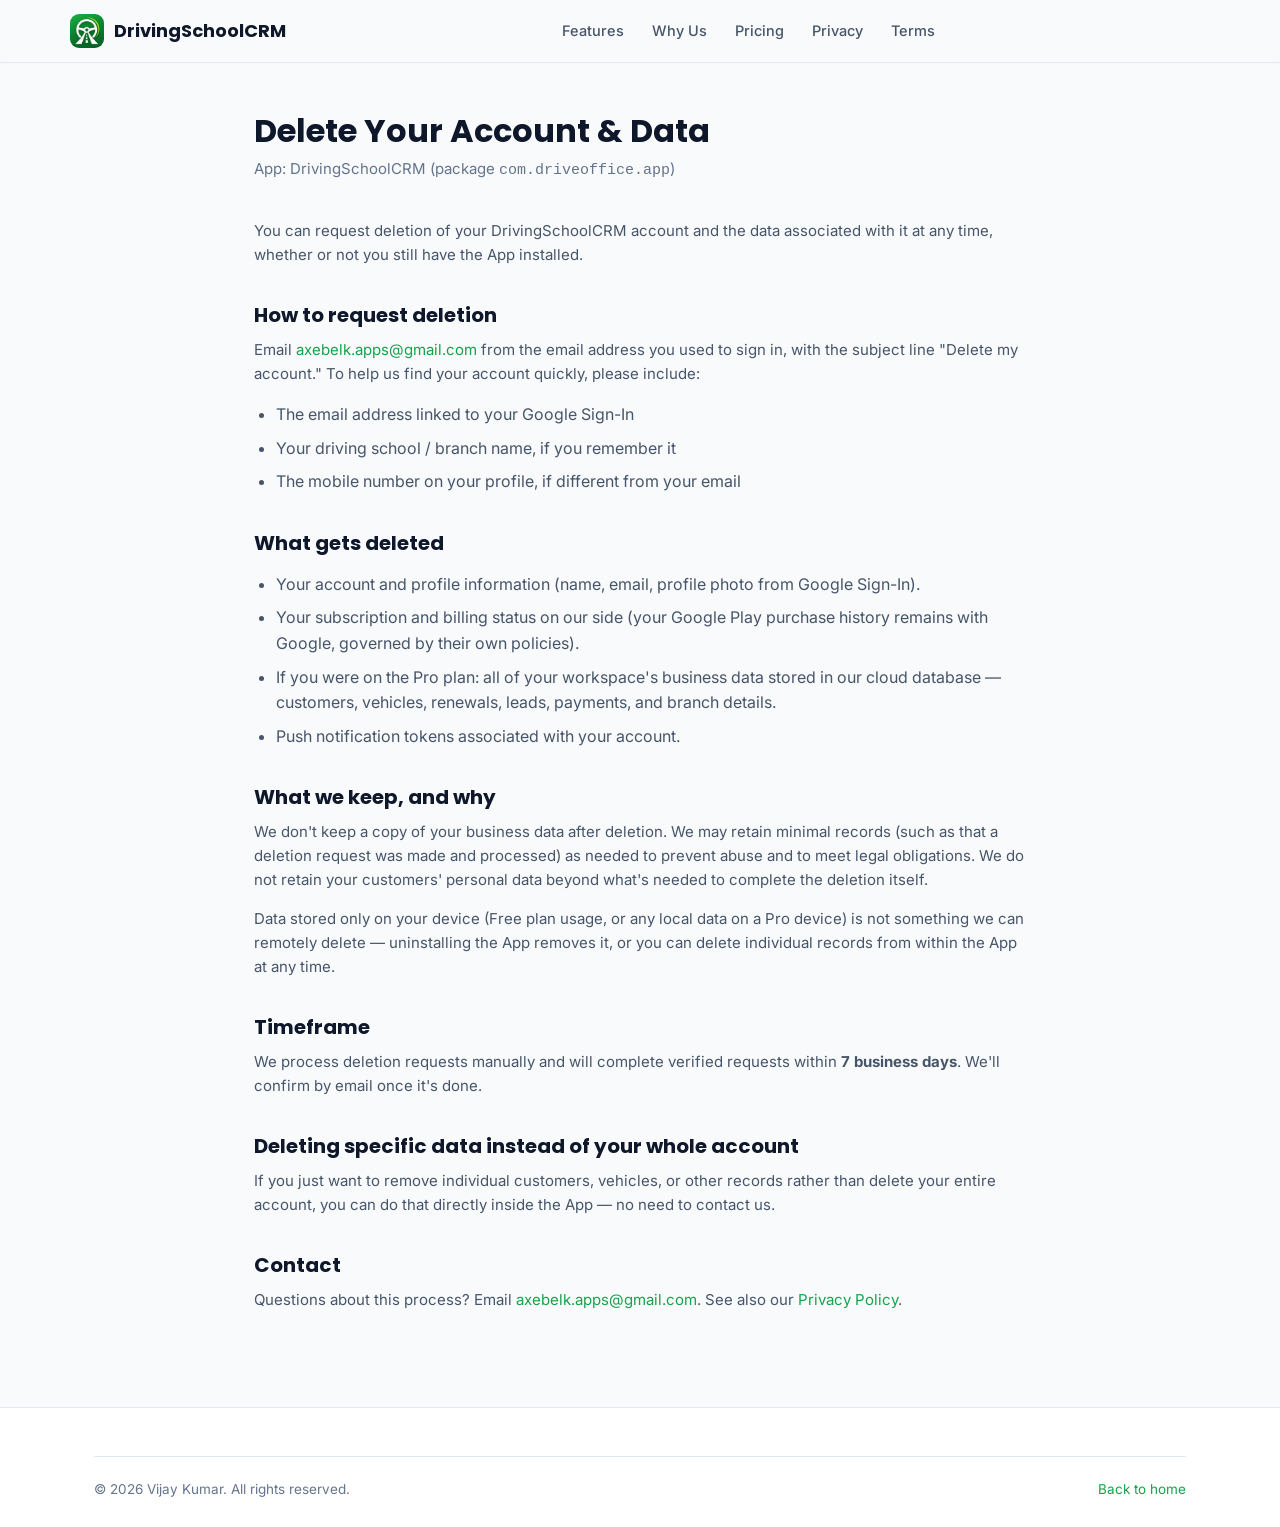
<file: delete-account.html>
<!doctype html>
<html lang="en">
<head>
<!-- Google tag (gtag.js) -->
<script async src="https://www.googletagmanager.com/gtag/js?id=G-6E0V2QKHQQ"></script>
<script>
  window.dataLayer = window.dataLayer || [];
  function gtag(){dataLayer.push(arguments);}
  gtag('js', new Date());

  gtag('config', 'G-6E0V2QKHQQ');
</script>
<meta charset="UTF-8">
<meta name="viewport" content="width=device-width, initial-scale=1.0">
<title>Delete Your Account & Data | DrivingSchoolCRM</title>
<meta name="description" content="How to request deletion of your DrivingSchoolCRM account and associated data.">
<link rel="canonical" href="https://drivingschoolcrm.site/delete-account.html">
<meta name="robots" content="index, follow">
<meta name="theme-color" content="#0F172A">
<link rel="icon" type="image/png" sizes="32x32" href="/assets/favicon-32.png">
<link rel="apple-touch-icon" href="/assets/apple-touch-icon.png">
<link rel="stylesheet" href="/css/style.css">
<link rel="preconnect" href="https://fonts.googleapis.com">
<link rel="preconnect" href="https://fonts.gstatic.com" crossorigin>
<link href="https://fonts.googleapis.com/css2?family=Inter:wght@400;500;600;700&family=Poppins:wght@600;700&display=swap" rel="stylesheet">
</head>
<body>

<header class="site-header">
  <div class="container nav">
    <a href="/" class="brand">
      <img src="/assets/icon-192.png" alt="DrivingSchoolCRM logo" width="34" height="34">
      DrivingSchoolCRM
    </a>
    <nav class="nav-links" aria-label="Primary">
      <a href="/#features">Features</a>
      <a href="/#why">Why Us</a>
      <a href="/#pricing">Pricing</a>
      <a href="/privacy-policy.html">Privacy</a>
      <a href="/terms.html">Terms</a>
    </nav>
    <div class="nav-cta">
      <button class="menu-toggle" aria-label="Toggle menu" aria-expanded="false">☰</button>
    </div>
  </div>
</header>

<main class="legal-page">
  <div class="container">
    <h1>Delete Your Account &amp; Data</h1>
    <p class="legal-meta">App: DrivingSchoolCRM (package <code>com.driveoffice.app</code>)</p>

    <p>
      You can request deletion of your DrivingSchoolCRM account and the data associated with it at any
      time, whether or not you still have the App installed.
    </p>

    <h2 id="how">How to request deletion</h2>
    <p>
      Email <a href="mailto:axebelk.apps@gmail.com">axebelk.apps@gmail.com</a> from the email address
      you used to sign in, with the subject line "Delete my account." To help us find your account
      quickly, please include:
    </p>
    <ul>
      <li>The email address linked to your Google Sign-In</li>
      <li>Your driving school / branch name, if you remember it</li>
      <li>The mobile number on your profile, if different from your email</li>
    </ul>

    <h2 id="what-gets-deleted">What gets deleted</h2>
    <ul>
      <li>Your account and profile information (name, email, profile photo from Google Sign-In).</li>
      <li>Your subscription and billing status on our side (your Google Play purchase history remains with Google, governed by their own policies).</li>
      <li>If you were on the Pro plan: all of your workspace's business data stored in our cloud database — customers, vehicles, renewals, leads, payments, and branch details.</li>
      <li>Push notification tokens associated with your account.</li>
    </ul>

    <h2 id="what-stays">What we keep, and why</h2>
    <p>
      We don't keep a copy of your business data after deletion. We may retain minimal records (such as
      that a deletion request was made and processed) as needed to prevent abuse and to meet legal
      obligations. We do not retain your customers' personal data beyond what's needed to complete the
      deletion itself.
    </p>
    <p>
      Data stored only on your device (Free plan usage, or any local data on a Pro device) is not
      something we can remotely delete — uninstalling the App removes it, or you can delete individual
      records from within the App at any time.
    </p>

    <h2 id="timeframe">Timeframe</h2>
    <p>
      We process deletion requests manually and will complete verified requests within
      <strong>7 business days</strong>. We'll confirm by email once it's done.
    </p>

    <h2 id="partial">Deleting specific data instead of your whole account</h2>
    <p>
      If you just want to remove individual customers, vehicles, or other records rather than delete
      your entire account, you can do that directly inside the App — no need to contact us.
    </p>

    <h2 id="contact">Contact</h2>
    <p>
      Questions about this process? Email <a href="mailto:axebelk.apps@gmail.com">axebelk.apps@gmail.com</a>.
      See also our <a href="/privacy-policy.html">Privacy Policy</a>.
    </p>
  </div>
</main>

<footer class="site-footer">
  <div class="container">
    <div class="footer-bottom">
      <span>© <span id="year"></span> Vijay Kumar. All rights reserved.</span>
      <span><a href="/">Back to home</a></span>
    </div>
  </div>
</footer>

<script>document.getElementById('year').textContent = new Date().getFullYear();</script>
<script src="/js/main.js"></script>
</body>
</html>
</file>
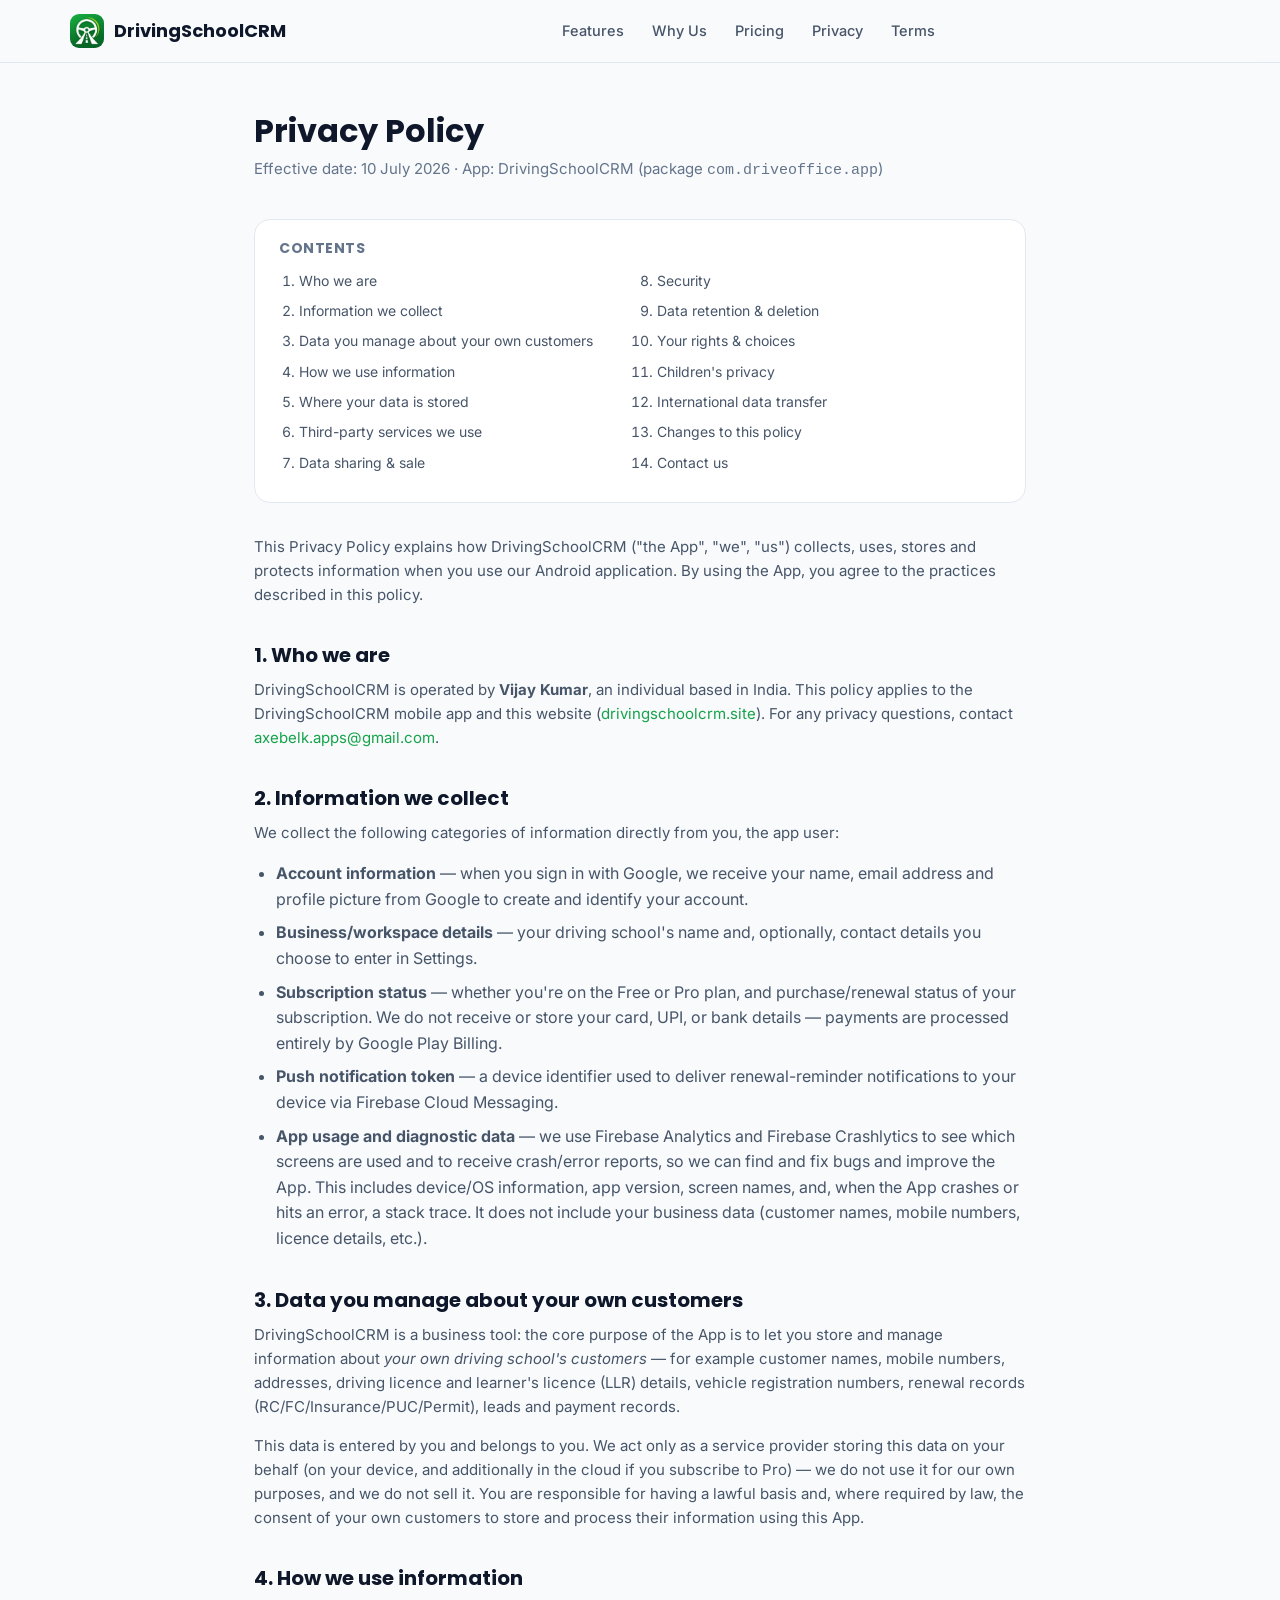
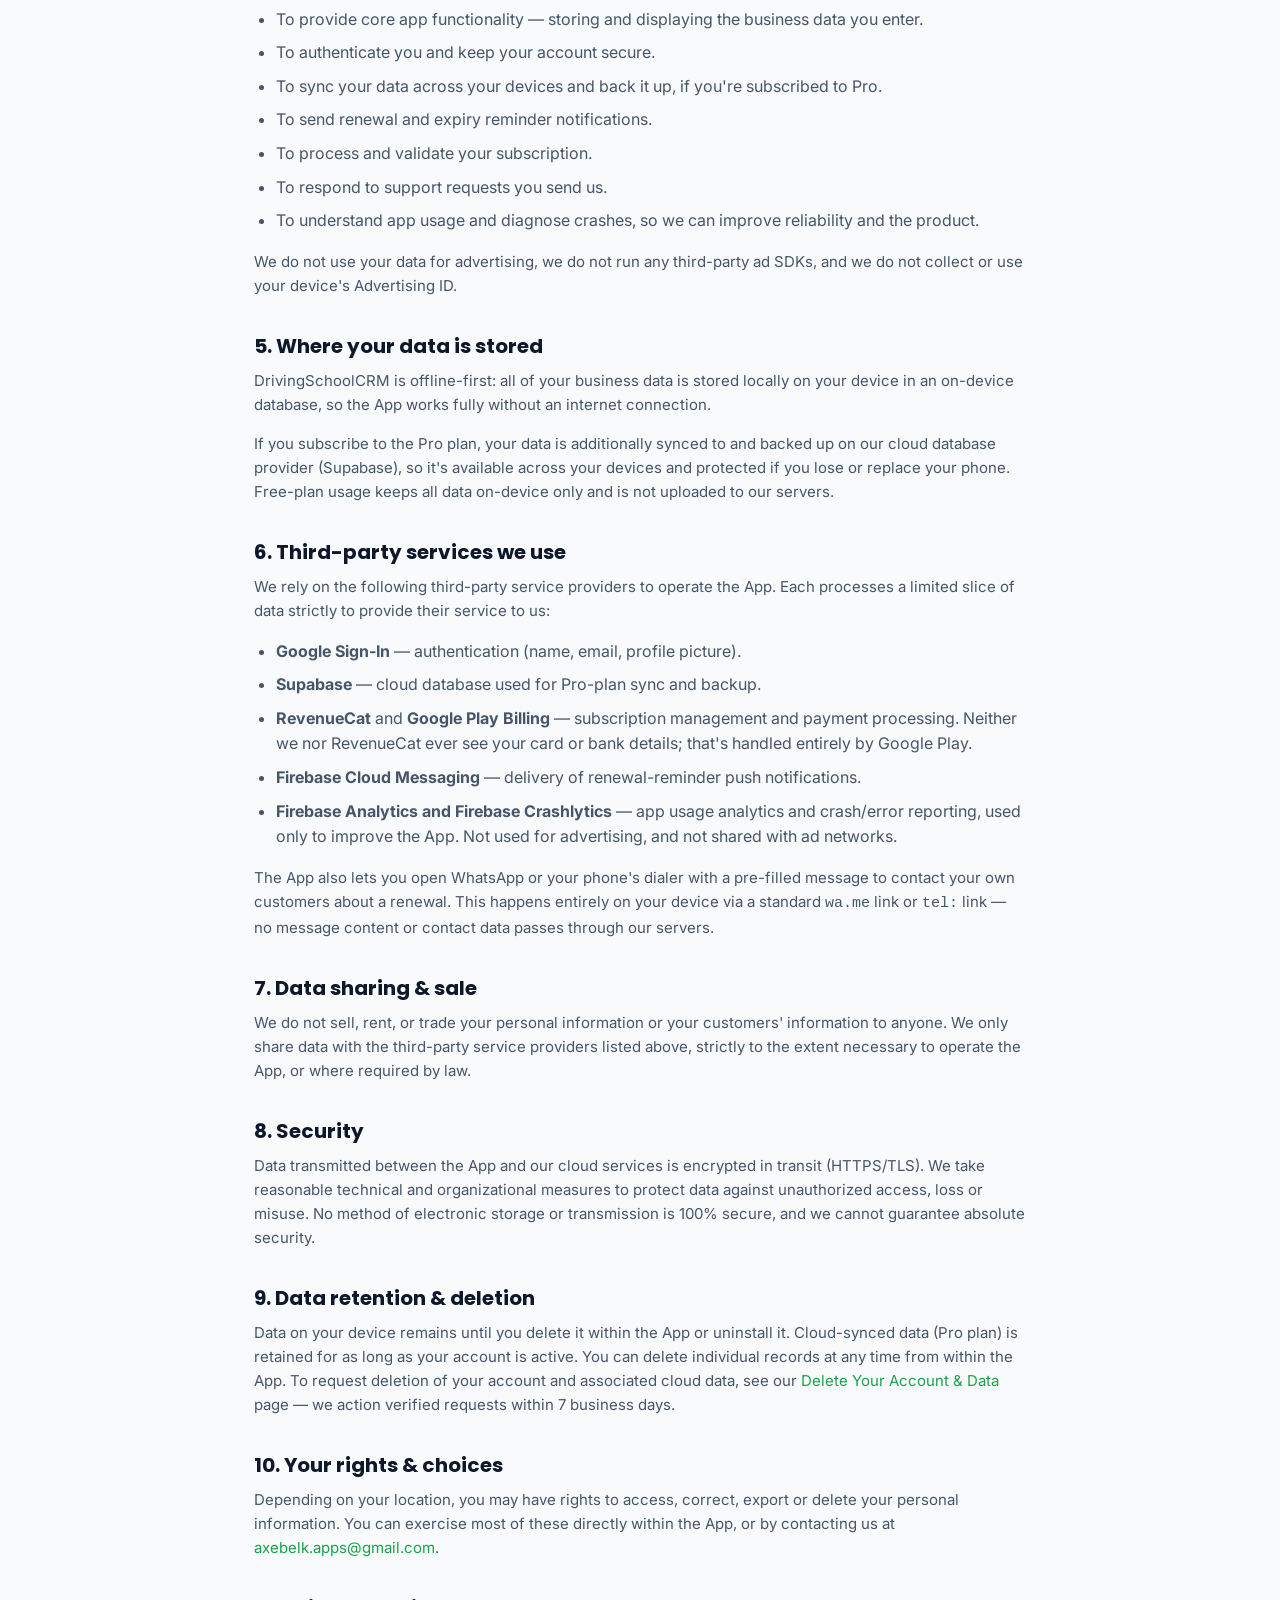
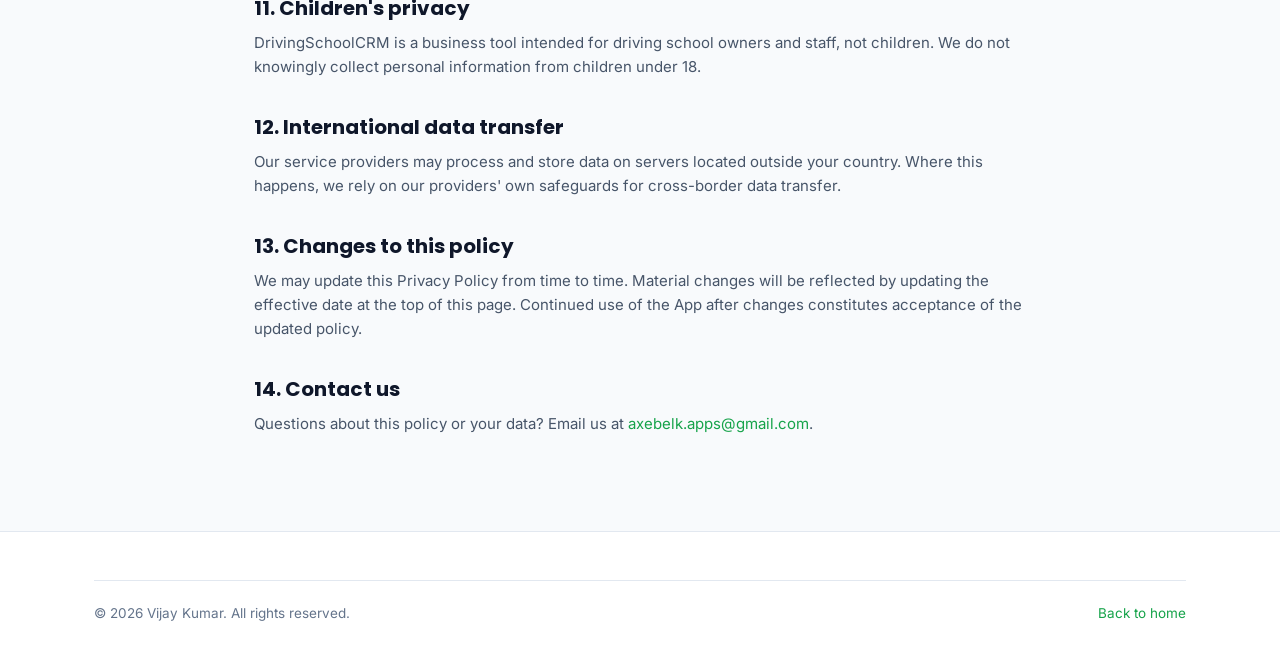
<file: privacy-policy.html>
<!doctype html>
<html lang="en">
<head>
<!-- Google tag (gtag.js) -->
<script async src="https://www.googletagmanager.com/gtag/js?id=G-6E0V2QKHQQ"></script>
<script>
  window.dataLayer = window.dataLayer || [];
  function gtag(){dataLayer.push(arguments);}
  gtag('js', new Date());

  gtag('config', 'G-6E0V2QKHQQ');
</script>
<meta charset="UTF-8">
<meta name="viewport" content="width=device-width, initial-scale=1.0">
<title>Privacy Policy | DrivingSchoolCRM</title>
<meta name="description" content="Privacy Policy for DrivingSchoolCRM — how we collect, use, store and protect your data and the data you manage about your driving school's customers.">
<link rel="canonical" href="https://drivingschoolcrm.site/privacy-policy.html">
<meta name="robots" content="index, follow">
<meta name="theme-color" content="#0F172A">
<link rel="icon" type="image/png" sizes="32x32" href="/assets/favicon-32.png">
<link rel="apple-touch-icon" href="/assets/apple-touch-icon.png">
<link rel="stylesheet" href="/css/style.css">
<link rel="preconnect" href="https://fonts.googleapis.com">
<link rel="preconnect" href="https://fonts.gstatic.com" crossorigin>
<link href="https://fonts.googleapis.com/css2?family=Inter:wght@400;500;600;700&family=Poppins:wght@600;700&display=swap" rel="stylesheet">
</head>
<body>

<header class="site-header">
  <div class="container nav">
    <a href="/" class="brand">
      <img src="/assets/icon-192.png" alt="DrivingSchoolCRM logo" width="34" height="34">
      DrivingSchoolCRM
    </a>
    <nav class="nav-links" aria-label="Primary">
      <a href="/#features">Features</a>
      <a href="/#why">Why Us</a>
      <a href="/#pricing">Pricing</a>
      <a href="/privacy-policy.html">Privacy</a>
      <a href="/terms.html">Terms</a>
    </nav>
    <div class="nav-cta">
      <button class="menu-toggle" aria-label="Toggle menu" aria-expanded="false">☰</button>
    </div>
  </div>
</header>

<main class="legal-page">
  <div class="container">
    <h1>Privacy Policy</h1>
    <p class="legal-meta">Effective date: 10 July 2026 · App: DrivingSchoolCRM (package <code>com.driveoffice.app</code>)</p>

    <div class="legal-toc">
      <h2>Contents</h2>
      <ol>
        <li><a href="#who-we-are">Who we are</a></li>
        <li><a href="#info-we-collect">Information we collect</a></li>
        <li><a href="#customer-data">Data you manage about your own customers</a></li>
        <li><a href="#how-we-use">How we use information</a></li>
        <li><a href="#storage">Where your data is stored</a></li>
        <li><a href="#third-parties">Third-party services we use</a></li>
        <li><a href="#sharing">Data sharing &amp; sale</a></li>
        <li><a href="#security">Security</a></li>
        <li><a href="#retention">Data retention &amp; deletion</a></li>
        <li><a href="#your-rights">Your rights &amp; choices</a></li>
        <li><a href="#children">Children's privacy</a></li>
        <li><a href="#international">International data transfer</a></li>
        <li><a href="#changes">Changes to this policy</a></li>
        <li><a href="#contact">Contact us</a></li>
      </ol>
    </div>

    <p>
      This Privacy Policy explains how DrivingSchoolCRM ("the App", "we", "us") collects, uses, stores and
      protects information when you use our Android application. By using the App, you agree to the
      practices described in this policy.
    </p>

    <h2 id="who-we-are">1. Who we are</h2>
    <p>
      DrivingSchoolCRM is operated by <strong>Vijay Kumar</strong>, an individual based in India. This
      policy applies to the DrivingSchoolCRM mobile app and this website
      (<a href="https://drivingschoolcrm.site">drivingschoolcrm.site</a>). For any privacy questions,
      contact <a href="mailto:axebelk.apps@gmail.com">axebelk.apps@gmail.com</a>.
    </p>

    <h2 id="info-we-collect">2. Information we collect</h2>
    <p>We collect the following categories of information directly from you, the app user:</p>
    <ul>
      <li><strong>Account information</strong> — when you sign in with Google, we receive your name, email address and profile picture from Google to create and identify your account.</li>
      <li><strong>Business/workspace details</strong> — your driving school's name and, optionally, contact details you choose to enter in Settings.</li>
      <li><strong>Subscription status</strong> — whether you're on the Free or Pro plan, and purchase/renewal status of your subscription. We do not receive or store your card, UPI, or bank details — payments are processed entirely by Google Play Billing.</li>
      <li><strong>Push notification token</strong> — a device identifier used to deliver renewal-reminder notifications to your device via Firebase Cloud Messaging.</li>
      <li><strong>App usage and diagnostic data</strong> — we use Firebase Analytics and Firebase Crashlytics to see which screens are used and to receive crash/error reports, so we can find and fix bugs and improve the App. This includes device/OS information, app version, screen names, and, when the App crashes or hits an error, a stack trace. It does not include your business data (customer names, mobile numbers, licence details, etc.).</li>
    </ul>

    <h2 id="customer-data">3. Data you manage about your own customers</h2>
    <p>
      DrivingSchoolCRM is a business tool: the core purpose of the App is to let you store and manage
      information about <em>your own driving school's customers</em> — for example customer names,
      mobile numbers, addresses, driving licence and learner's licence (LLR) details, vehicle
      registration numbers, renewal records (RC/FC/Insurance/PUC/Permit), leads and payment records.
    </p>
    <p>
      This data is entered by you and belongs to you. We act only as a service provider storing this
      data on your behalf (on your device, and additionally in the cloud if you subscribe to Pro) — we
      do not use it for our own purposes, and we do not sell it. You are responsible for having a lawful
      basis and, where required by law, the consent of your own customers to store and process their
      information using this App.
    </p>

    <h2 id="how-we-use">4. How we use information</h2>
    <ul>
      <li>To provide core app functionality — storing and displaying the business data you enter.</li>
      <li>To authenticate you and keep your account secure.</li>
      <li>To sync your data across your devices and back it up, if you're subscribed to Pro.</li>
      <li>To send renewal and expiry reminder notifications.</li>
      <li>To process and validate your subscription.</li>
      <li>To respond to support requests you send us.</li>
      <li>To understand app usage and diagnose crashes, so we can improve reliability and the product.</li>
    </ul>
    <p>We do not use your data for advertising, we do not run any third-party ad SDKs, and we do not collect or use your device's Advertising ID.</p>

    <h2 id="storage">5. Where your data is stored</h2>
    <p>
      DrivingSchoolCRM is offline-first: all of your business data is stored locally on your device in
      an on-device database, so the App works fully without an internet connection.
    </p>
    <p>
      If you subscribe to the Pro plan, your data is additionally synced to and backed up on our cloud
      database provider (Supabase), so it's available across your devices and protected if you lose or
      replace your phone. Free-plan usage keeps all data on-device only and is not uploaded to our
      servers.
    </p>

    <h2 id="third-parties">6. Third-party services we use</h2>
    <p>We rely on the following third-party service providers to operate the App. Each processes a limited slice of data strictly to provide their service to us:</p>
    <ul>
      <li><strong>Google Sign-In</strong> — authentication (name, email, profile picture).</li>
      <li><strong>Supabase</strong> — cloud database used for Pro-plan sync and backup.</li>
      <li><strong>RevenueCat</strong> and <strong>Google Play Billing</strong> — subscription management and payment processing. Neither we nor RevenueCat ever see your card or bank details; that's handled entirely by Google Play.</li>
      <li><strong>Firebase Cloud Messaging</strong> — delivery of renewal-reminder push notifications.</li>
      <li><strong>Firebase Analytics and Firebase Crashlytics</strong> — app usage analytics and crash/error reporting, used only to improve the App. Not used for advertising, and not shared with ad networks.</li>
    </ul>
    <p>
      The App also lets you open WhatsApp or your phone's dialer with a pre-filled message to contact
      your own customers about a renewal. This happens entirely on your device via a standard
      <code>wa.me</code> link or <code>tel:</code> link — no message content or contact data passes
      through our servers.
    </p>

    <h2 id="sharing">7. Data sharing &amp; sale</h2>
    <p>
      We do not sell, rent, or trade your personal information or your customers' information to
      anyone. We only share data with the third-party service providers listed above, strictly to the
      extent necessary to operate the App, or where required by law.
    </p>

    <h2 id="security">8. Security</h2>
    <p>
      Data transmitted between the App and our cloud services is encrypted in transit (HTTPS/TLS). We
      take reasonable technical and organizational measures to protect data against unauthorized access,
      loss or misuse. No method of electronic storage or transmission is 100% secure, and we cannot
      guarantee absolute security.
    </p>

    <h2 id="retention">9. Data retention &amp; deletion</h2>
    <p>
      Data on your device remains until you delete it within the App or uninstall it. Cloud-synced data
      (Pro plan) is retained for as long as your account is active. You can delete individual records at
      any time from within the App. To request deletion of your account and associated cloud data, see
      our <a href="/delete-account.html">Delete Your Account &amp; Data</a> page — we action verified
      requests within 7 business days.
    </p>

    <h2 id="your-rights">10. Your rights &amp; choices</h2>
    <p>
      Depending on your location, you may have rights to access, correct, export or delete your
      personal information. You can exercise most of these directly within the App, or by contacting us
      at <a href="mailto:axebelk.apps@gmail.com">axebelk.apps@gmail.com</a>.
    </p>

    <h2 id="children">11. Children's privacy</h2>
    <p>
      DrivingSchoolCRM is a business tool intended for driving school owners and staff, not children.
      We do not knowingly collect personal information from children under 18.
    </p>

    <h2 id="international">12. International data transfer</h2>
    <p>
      Our service providers may process and store data on servers located outside your country. Where
      this happens, we rely on our providers' own safeguards for cross-border data transfer.
    </p>

    <h2 id="changes">13. Changes to this policy</h2>
    <p>
      We may update this Privacy Policy from time to time. Material changes will be reflected by
      updating the effective date at the top of this page. Continued use of the App after changes
      constitutes acceptance of the updated policy.
    </p>

    <h2 id="contact">14. Contact us</h2>
    <p>
      Questions about this policy or your data? Email us at
      <a href="mailto:axebelk.apps@gmail.com">axebelk.apps@gmail.com</a>.
    </p>
  </div>
</main>

<footer class="site-footer">
  <div class="container">
    <div class="footer-bottom">
      <span>© <span id="year"></span> Vijay Kumar. All rights reserved.</span>
      <span><a href="/">Back to home</a></span>
    </div>
  </div>
</footer>

<script>document.getElementById('year').textContent = new Date().getFullYear();</script>
<script src="/js/main.js"></script>
</body>
</html>
</file>
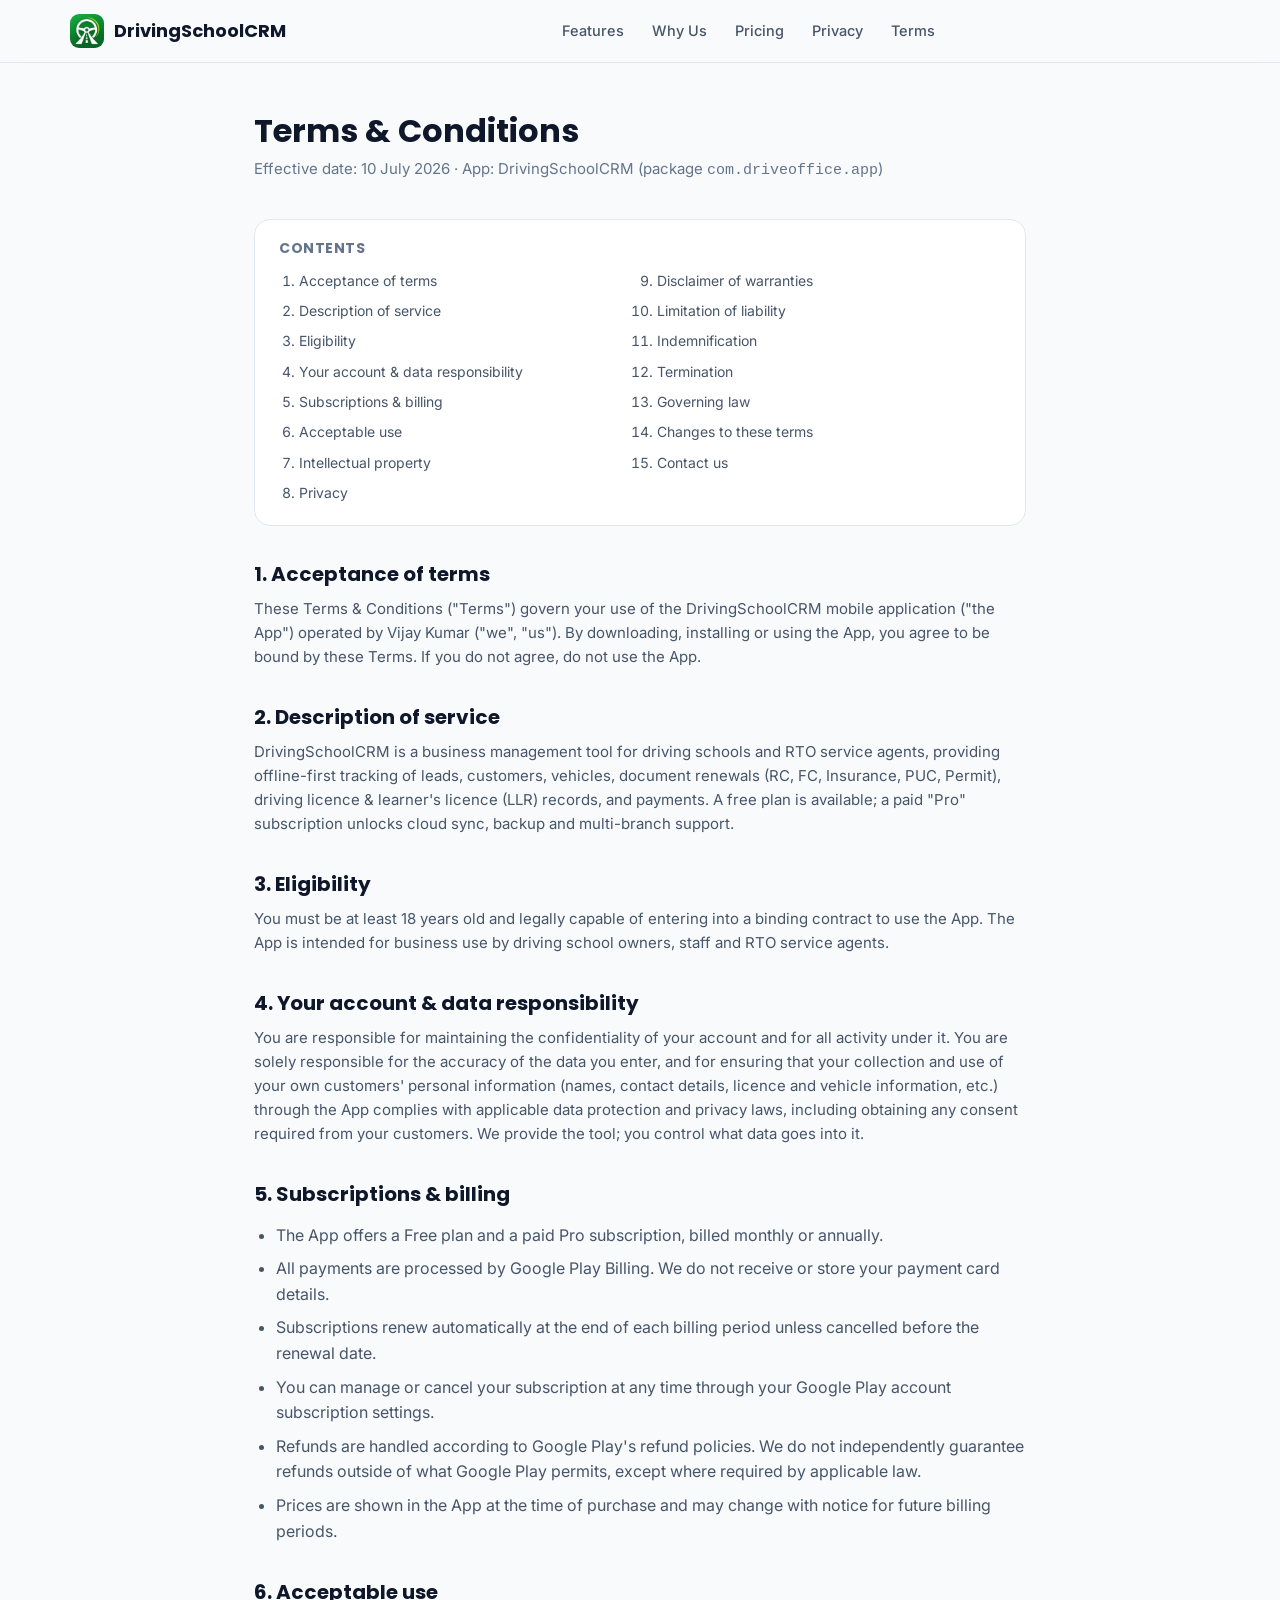
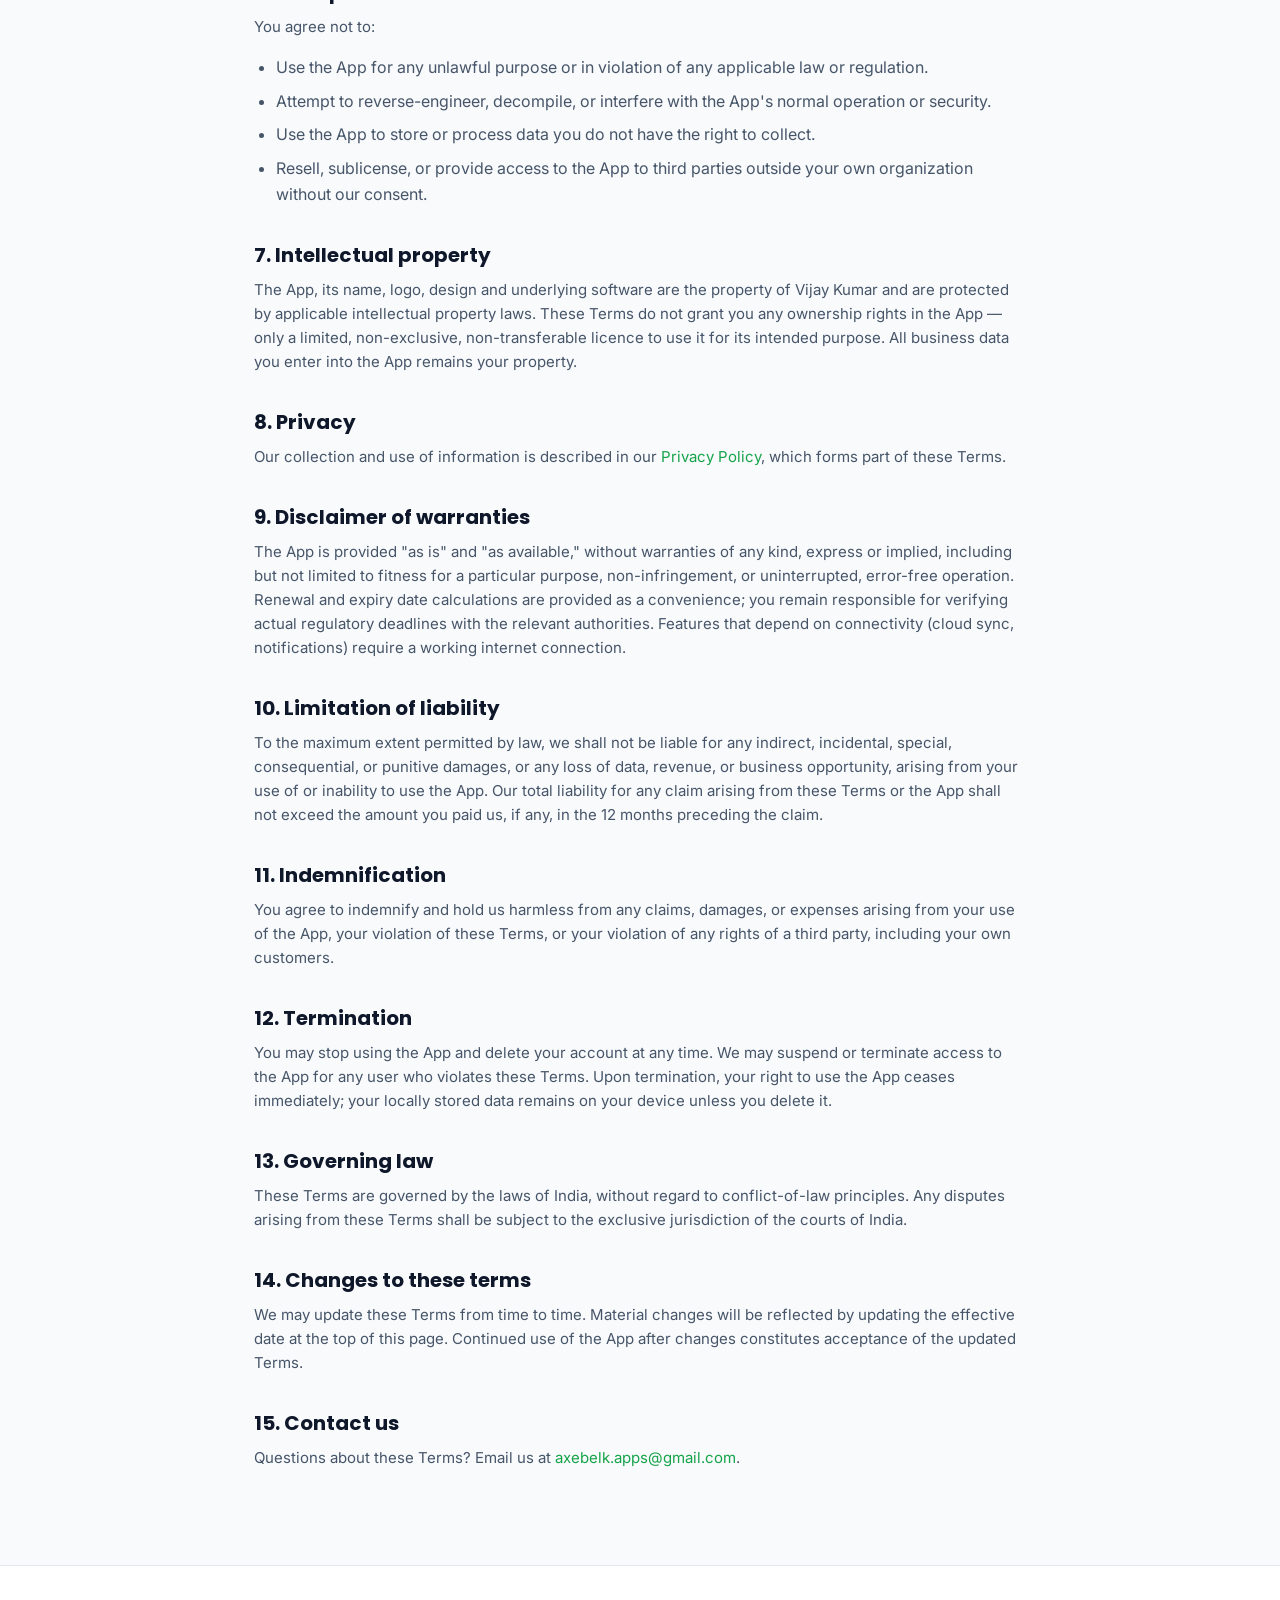
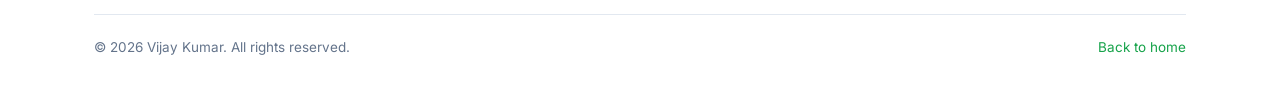
<file: terms.html>
<!doctype html>
<html lang="en">
<head>
<!-- Google tag (gtag.js) -->
<script async src="https://www.googletagmanager.com/gtag/js?id=G-6E0V2QKHQQ"></script>
<script>
  window.dataLayer = window.dataLayer || [];
  function gtag(){dataLayer.push(arguments);}
  gtag('js', new Date());

  gtag('config', 'G-6E0V2QKHQQ');
</script>
<meta charset="UTF-8">
<meta name="viewport" content="width=device-width, initial-scale=1.0">
<title>Terms &amp; Conditions | DrivingSchoolCRM</title>
<meta name="description" content="Terms and Conditions for using the DrivingSchoolCRM app, including subscription billing, acceptable use and liability terms.">
<link rel="canonical" href="https://drivingschoolcrm.site/terms.html">
<meta name="robots" content="index, follow">
<meta name="theme-color" content="#0F172A">
<link rel="icon" type="image/png" sizes="32x32" href="/assets/favicon-32.png">
<link rel="apple-touch-icon" href="/assets/apple-touch-icon.png">
<link rel="stylesheet" href="/css/style.css">
<link rel="preconnect" href="https://fonts.googleapis.com">
<link rel="preconnect" href="https://fonts.gstatic.com" crossorigin>
<link href="https://fonts.googleapis.com/css2?family=Inter:wght@400;500;600;700&family=Poppins:wght@600;700&display=swap" rel="stylesheet">
</head>
<body>

<header class="site-header">
  <div class="container nav">
    <a href="/" class="brand">
      <img src="/assets/icon-192.png" alt="DrivingSchoolCRM logo" width="34" height="34">
      DrivingSchoolCRM
    </a>
    <nav class="nav-links" aria-label="Primary">
      <a href="/#features">Features</a>
      <a href="/#why">Why Us</a>
      <a href="/#pricing">Pricing</a>
      <a href="/privacy-policy.html">Privacy</a>
      <a href="/terms.html">Terms</a>
    </nav>
    <div class="nav-cta">
      <button class="menu-toggle" aria-label="Toggle menu" aria-expanded="false">☰</button>
    </div>
  </div>
</header>

<main class="legal-page">
  <div class="container">
    <h1>Terms &amp; Conditions</h1>
    <p class="legal-meta">Effective date: 10 July 2026 · App: DrivingSchoolCRM (package <code>com.driveoffice.app</code>)</p>

    <div class="legal-toc">
      <h2>Contents</h2>
      <ol>
        <li><a href="#acceptance">Acceptance of terms</a></li>
        <li><a href="#service">Description of service</a></li>
        <li><a href="#eligibility">Eligibility</a></li>
        <li><a href="#your-data">Your account &amp; data responsibility</a></li>
        <li><a href="#subscriptions">Subscriptions &amp; billing</a></li>
        <li><a href="#acceptable-use">Acceptable use</a></li>
        <li><a href="#ip">Intellectual property</a></li>
        <li><a href="#privacy">Privacy</a></li>
        <li><a href="#warranty">Disclaimer of warranties</a></li>
        <li><a href="#liability">Limitation of liability</a></li>
        <li><a href="#indemnity">Indemnification</a></li>
        <li><a href="#termination">Termination</a></li>
        <li><a href="#law">Governing law</a></li>
        <li><a href="#changes">Changes to these terms</a></li>
        <li><a href="#contact">Contact us</a></li>
      </ol>
    </div>

    <h2 id="acceptance">1. Acceptance of terms</h2>
    <p>
      These Terms &amp; Conditions ("Terms") govern your use of the DrivingSchoolCRM mobile application
      ("the App") operated by Vijay Kumar ("we", "us"). By downloading, installing or using the App, you
      agree to be bound by these Terms. If you do not agree, do not use the App.
    </p>

    <h2 id="service">2. Description of service</h2>
    <p>
      DrivingSchoolCRM is a business management tool for driving schools and RTO service agents,
      providing offline-first tracking of leads, customers, vehicles, document renewals (RC, FC,
      Insurance, PUC, Permit), driving licence &amp; learner's licence (LLR) records, and payments. A
      free plan is available; a paid "Pro" subscription unlocks cloud sync, backup and multi-branch
      support.
    </p>

    <h2 id="eligibility">3. Eligibility</h2>
    <p>
      You must be at least 18 years old and legally capable of entering into a binding contract to use
      the App. The App is intended for business use by driving school owners, staff and RTO service
      agents.
    </p>

    <h2 id="your-data">4. Your account &amp; data responsibility</h2>
    <p>
      You are responsible for maintaining the confidentiality of your account and for all activity
      under it. You are solely responsible for the accuracy of the data you enter, and for ensuring
      that your collection and use of your own customers' personal information (names, contact details,
      licence and vehicle information, etc.) through the App complies with applicable data protection
      and privacy laws, including obtaining any consent required from your customers. We provide the
      tool; you control what data goes into it.
    </p>

    <h2 id="subscriptions">5. Subscriptions &amp; billing</h2>
    <ul>
      <li>The App offers a Free plan and a paid Pro subscription, billed monthly or annually.</li>
      <li>All payments are processed by Google Play Billing. We do not receive or store your payment card details.</li>
      <li>Subscriptions renew automatically at the end of each billing period unless cancelled before the renewal date.</li>
      <li>You can manage or cancel your subscription at any time through your Google Play account subscription settings.</li>
      <li>Refunds are handled according to Google Play's refund policies. We do not independently guarantee refunds outside of what Google Play permits, except where required by applicable law.</li>
      <li>Prices are shown in the App at the time of purchase and may change with notice for future billing periods.</li>
    </ul>

    <h2 id="acceptable-use">6. Acceptable use</h2>
    <p>You agree not to:</p>
    <ul>
      <li>Use the App for any unlawful purpose or in violation of any applicable law or regulation.</li>
      <li>Attempt to reverse-engineer, decompile, or interfere with the App's normal operation or security.</li>
      <li>Use the App to store or process data you do not have the right to collect.</li>
      <li>Resell, sublicense, or provide access to the App to third parties outside your own organization without our consent.</li>
    </ul>

    <h2 id="ip">7. Intellectual property</h2>
    <p>
      The App, its name, logo, design and underlying software are the property of Vijay Kumar and are
      protected by applicable intellectual property laws. These Terms do not grant you any ownership
      rights in the App — only a limited, non-exclusive, non-transferable licence to use it for its
      intended purpose. All business data you enter into the App remains your property.
    </p>

    <h2 id="privacy">8. Privacy</h2>
    <p>
      Our collection and use of information is described in our
      <a href="/privacy-policy.html">Privacy Policy</a>, which forms part of these Terms.
    </p>

    <h2 id="warranty">9. Disclaimer of warranties</h2>
    <p>
      The App is provided "as is" and "as available," without warranties of any kind, express or
      implied, including but not limited to fitness for a particular purpose, non-infringement, or
      uninterrupted, error-free operation. Renewal and expiry date calculations are provided as a
      convenience; you remain responsible for verifying actual regulatory deadlines with the relevant
      authorities. Features that depend on connectivity (cloud sync, notifications) require a working
      internet connection.
    </p>

    <h2 id="liability">10. Limitation of liability</h2>
    <p>
      To the maximum extent permitted by law, we shall not be liable for any indirect, incidental,
      special, consequential, or punitive damages, or any loss of data, revenue, or business
      opportunity, arising from your use of or inability to use the App. Our total liability for any
      claim arising from these Terms or the App shall not exceed the amount you paid us, if any, in the
      12 months preceding the claim.
    </p>

    <h2 id="indemnity">11. Indemnification</h2>
    <p>
      You agree to indemnify and hold us harmless from any claims, damages, or expenses arising from
      your use of the App, your violation of these Terms, or your violation of any rights of a third
      party, including your own customers.
    </p>

    <h2 id="termination">12. Termination</h2>
    <p>
      You may stop using the App and delete your account at any time. We may suspend or terminate
      access to the App for any user who violates these Terms. Upon termination, your right to use the
      App ceases immediately; your locally stored data remains on your device unless you delete it.
    </p>

    <h2 id="law">13. Governing law</h2>
    <p>
      These Terms are governed by the laws of India, without regard to conflict-of-law principles. Any
      disputes arising from these Terms shall be subject to the exclusive jurisdiction of the courts of
      India.
    </p>

    <h2 id="changes">14. Changes to these terms</h2>
    <p>
      We may update these Terms from time to time. Material changes will be reflected by updating the
      effective date at the top of this page. Continued use of the App after changes constitutes
      acceptance of the updated Terms.
    </p>

    <h2 id="contact">15. Contact us</h2>
    <p>
      Questions about these Terms? Email us at
      <a href="mailto:axebelk.apps@gmail.com">axebelk.apps@gmail.com</a>.
    </p>
  </div>
</main>

<footer class="site-footer">
  <div class="container">
    <div class="footer-bottom">
      <span>© <span id="year"></span> Vijay Kumar. All rights reserved.</span>
      <span><a href="/">Back to home</a></span>
    </div>
  </div>
</footer>

<script>document.getElementById('year').textContent = new Date().getFullYear();</script>
<script src="/js/main.js"></script>
</body>
</html>
</file>
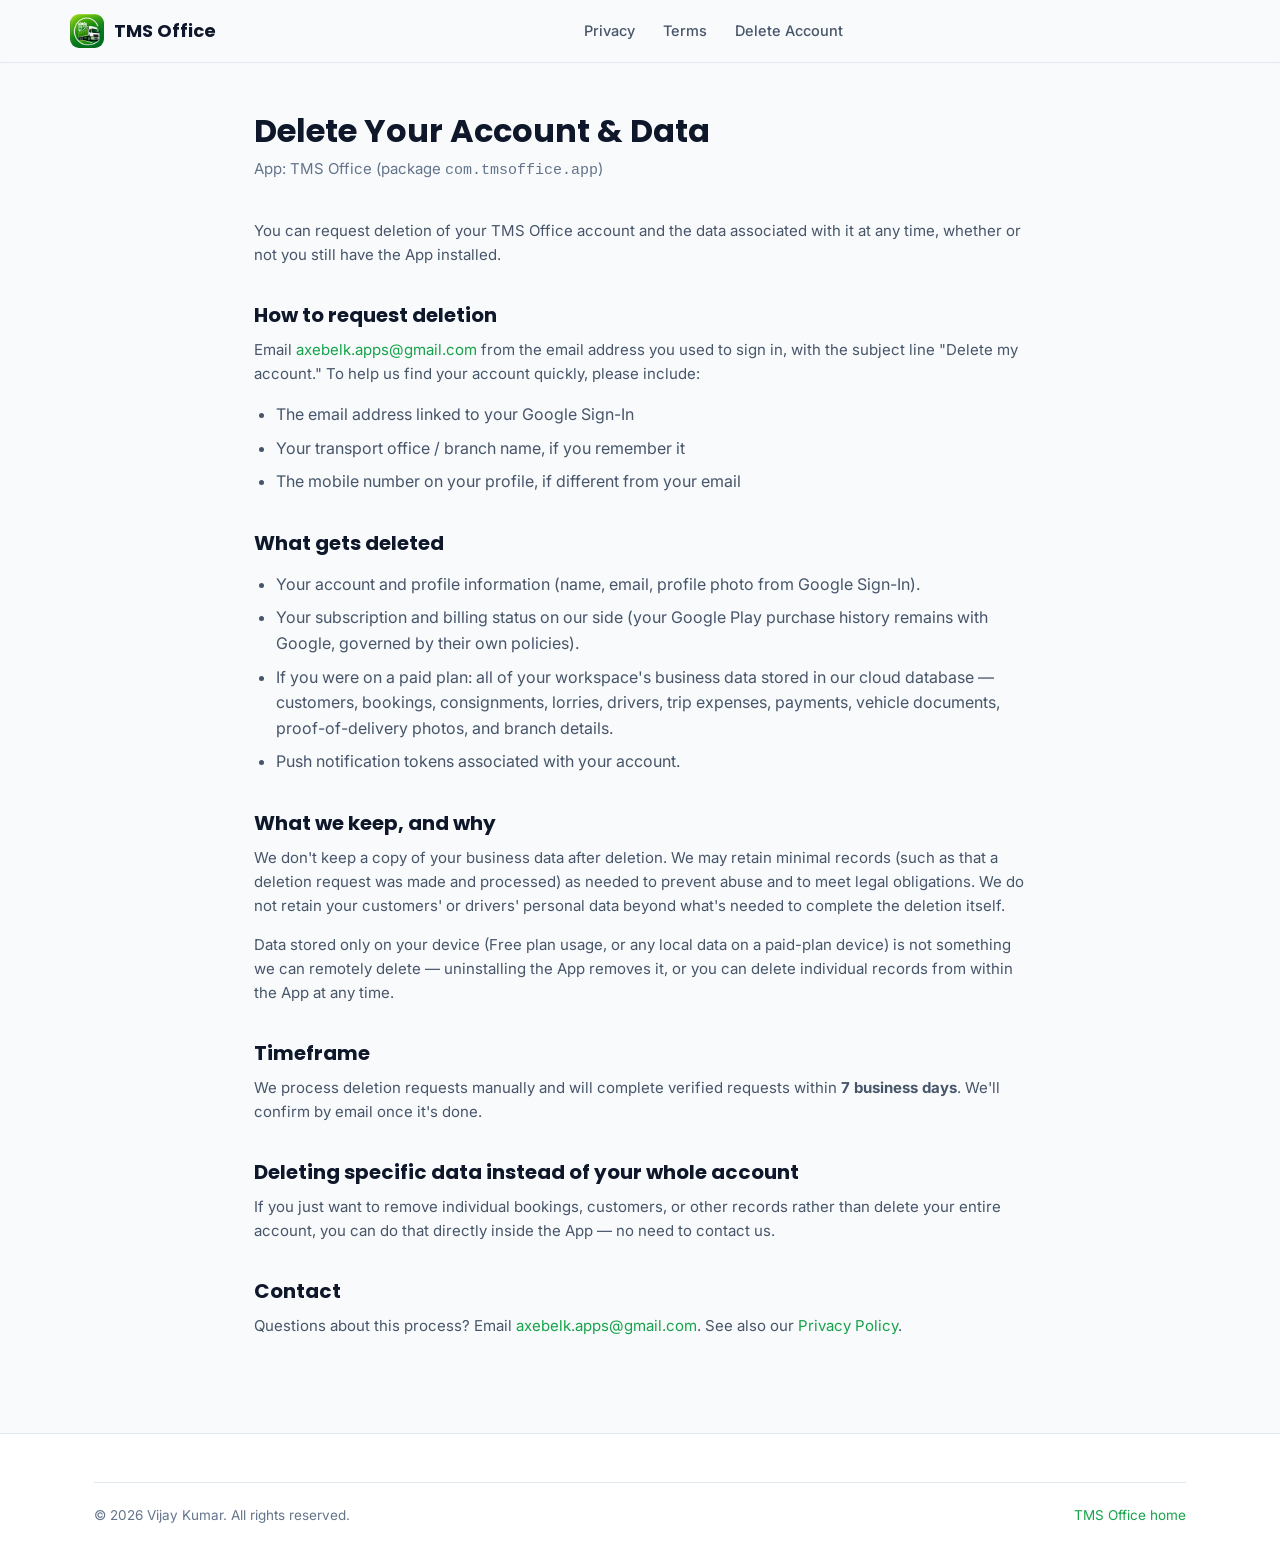
<file: tms-office/delete-account.html>
<!doctype html>
<html lang="en">
<head>
<!-- Google tag (gtag.js) -->
<script async src="https://www.googletagmanager.com/gtag/js?id=G-6E0V2QKHQQ"></script>
<script>
  window.dataLayer = window.dataLayer || [];
  function gtag(){dataLayer.push(arguments);}
  gtag('js', new Date());

  gtag('config', 'G-6E0V2QKHQQ');
</script>
<meta charset="UTF-8">
<meta name="viewport" content="width=device-width, initial-scale=1.0">
<title>Delete Your Account & Data | TMS Office</title>
<meta name="description" content="How to request deletion of your TMS Office account and associated data.">
<link rel="canonical" href="https://drivingschoolcrm.site/tms-office/delete-account.html">
<meta name="robots" content="index, follow">
<meta name="theme-color" content="#0F172A">
<link rel="icon" type="image/png" sizes="32x32" href="/assets/tms-favicon-32.png">
<link rel="apple-touch-icon" href="/assets/tms-apple-touch-icon.png">
<link rel="stylesheet" href="/css/style.css">
<link rel="preconnect" href="https://fonts.googleapis.com">
<link rel="preconnect" href="https://fonts.gstatic.com" crossorigin>
<link href="https://fonts.googleapis.com/css2?family=Inter:wght@400;500;600;700&family=Poppins:wght@600;700&display=swap" rel="stylesheet">
</head>
<body>

<header class="site-header">
  <div class="container nav">
    <a href="/tms-office/privacy-policy.html" class="brand">
      <img src="/assets/tms-icon-192.png" alt="TMS Office logo" width="34" height="34">
      TMS Office
    </a>
    <nav class="nav-links" aria-label="Primary">
      <a href="/tms-office/privacy-policy.html">Privacy</a>
      <a href="/tms-office/terms.html">Terms</a>
      <a href="/tms-office/delete-account.html">Delete Account</a>
    </nav>
    <div class="nav-cta">
      <button class="menu-toggle" aria-label="Toggle menu" aria-expanded="false">☰</button>
    </div>
  </div>
</header>

<main class="legal-page">
  <div class="container">
    <h1>Delete Your Account &amp; Data</h1>
    <p class="legal-meta">App: TMS Office (package <code>com.tmsoffice.app</code>)</p>

    <p>
      You can request deletion of your TMS Office account and the data associated with it at any time,
      whether or not you still have the App installed.
    </p>

    <h2 id="how">How to request deletion</h2>
    <p>
      Email <a href="mailto:axebelk.apps@gmail.com">axebelk.apps@gmail.com</a> from the email address
      you used to sign in, with the subject line "Delete my account." To help us find your account
      quickly, please include:
    </p>
    <ul>
      <li>The email address linked to your Google Sign-In</li>
      <li>Your transport office / branch name, if you remember it</li>
      <li>The mobile number on your profile, if different from your email</li>
    </ul>

    <h2 id="what-gets-deleted">What gets deleted</h2>
    <ul>
      <li>Your account and profile information (name, email, profile photo from Google Sign-In).</li>
      <li>Your subscription and billing status on our side (your Google Play purchase history remains with Google, governed by their own policies).</li>
      <li>If you were on a paid plan: all of your workspace's business data stored in our cloud database — customers, bookings, consignments, lorries, drivers, trip expenses, payments, vehicle documents, proof-of-delivery photos, and branch details.</li>
      <li>Push notification tokens associated with your account.</li>
    </ul>

    <h2 id="what-stays">What we keep, and why</h2>
    <p>
      We don't keep a copy of your business data after deletion. We may retain minimal records (such as
      that a deletion request was made and processed) as needed to prevent abuse and to meet legal
      obligations. We do not retain your customers' or drivers' personal data beyond what's needed to
      complete the deletion itself.
    </p>
    <p>
      Data stored only on your device (Free plan usage, or any local data on a paid-plan device) is not
      something we can remotely delete — uninstalling the App removes it, or you can delete individual
      records from within the App at any time.
    </p>

    <h2 id="timeframe">Timeframe</h2>
    <p>
      We process deletion requests manually and will complete verified requests within
      <strong>7 business days</strong>. We'll confirm by email once it's done.
    </p>

    <h2 id="partial">Deleting specific data instead of your whole account</h2>
    <p>
      If you just want to remove individual bookings, customers, or other records rather than delete
      your entire account, you can do that directly inside the App — no need to contact us.
    </p>

    <h2 id="contact">Contact</h2>
    <p>
      Questions about this process? Email <a href="mailto:axebelk.apps@gmail.com">axebelk.apps@gmail.com</a>.
      See also our <a href="/tms-office/privacy-policy.html">Privacy Policy</a>.
    </p>
  </div>
</main>

<footer class="site-footer">
  <div class="container">
    <div class="footer-bottom">
      <span>© <span id="year"></span> Vijay Kumar. All rights reserved.</span>
      <span><a href="/tms-office/privacy-policy.html">TMS Office home</a></span>
    </div>
  </div>
</footer>

<script>document.getElementById('year').textContent = new Date().getFullYear();</script>
<script src="/js/main.js"></script>
</body>
</html>
</file>
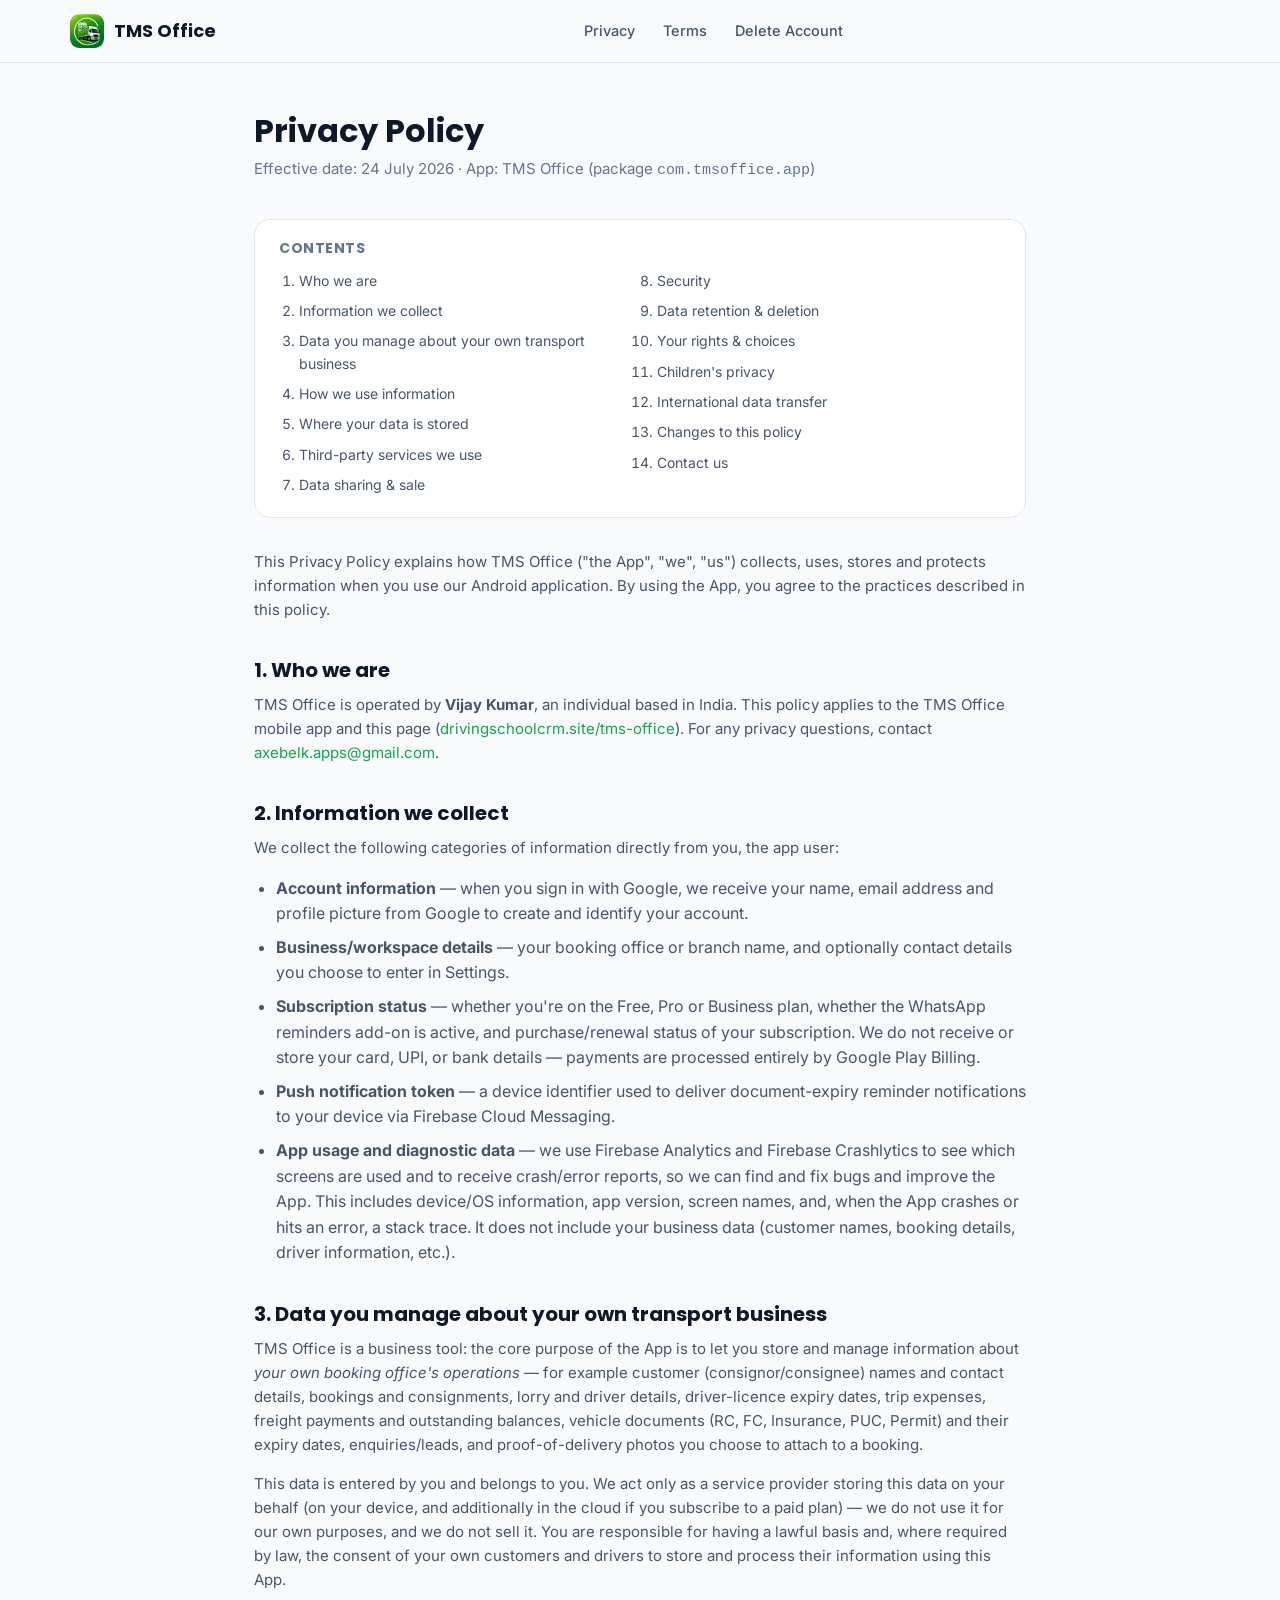
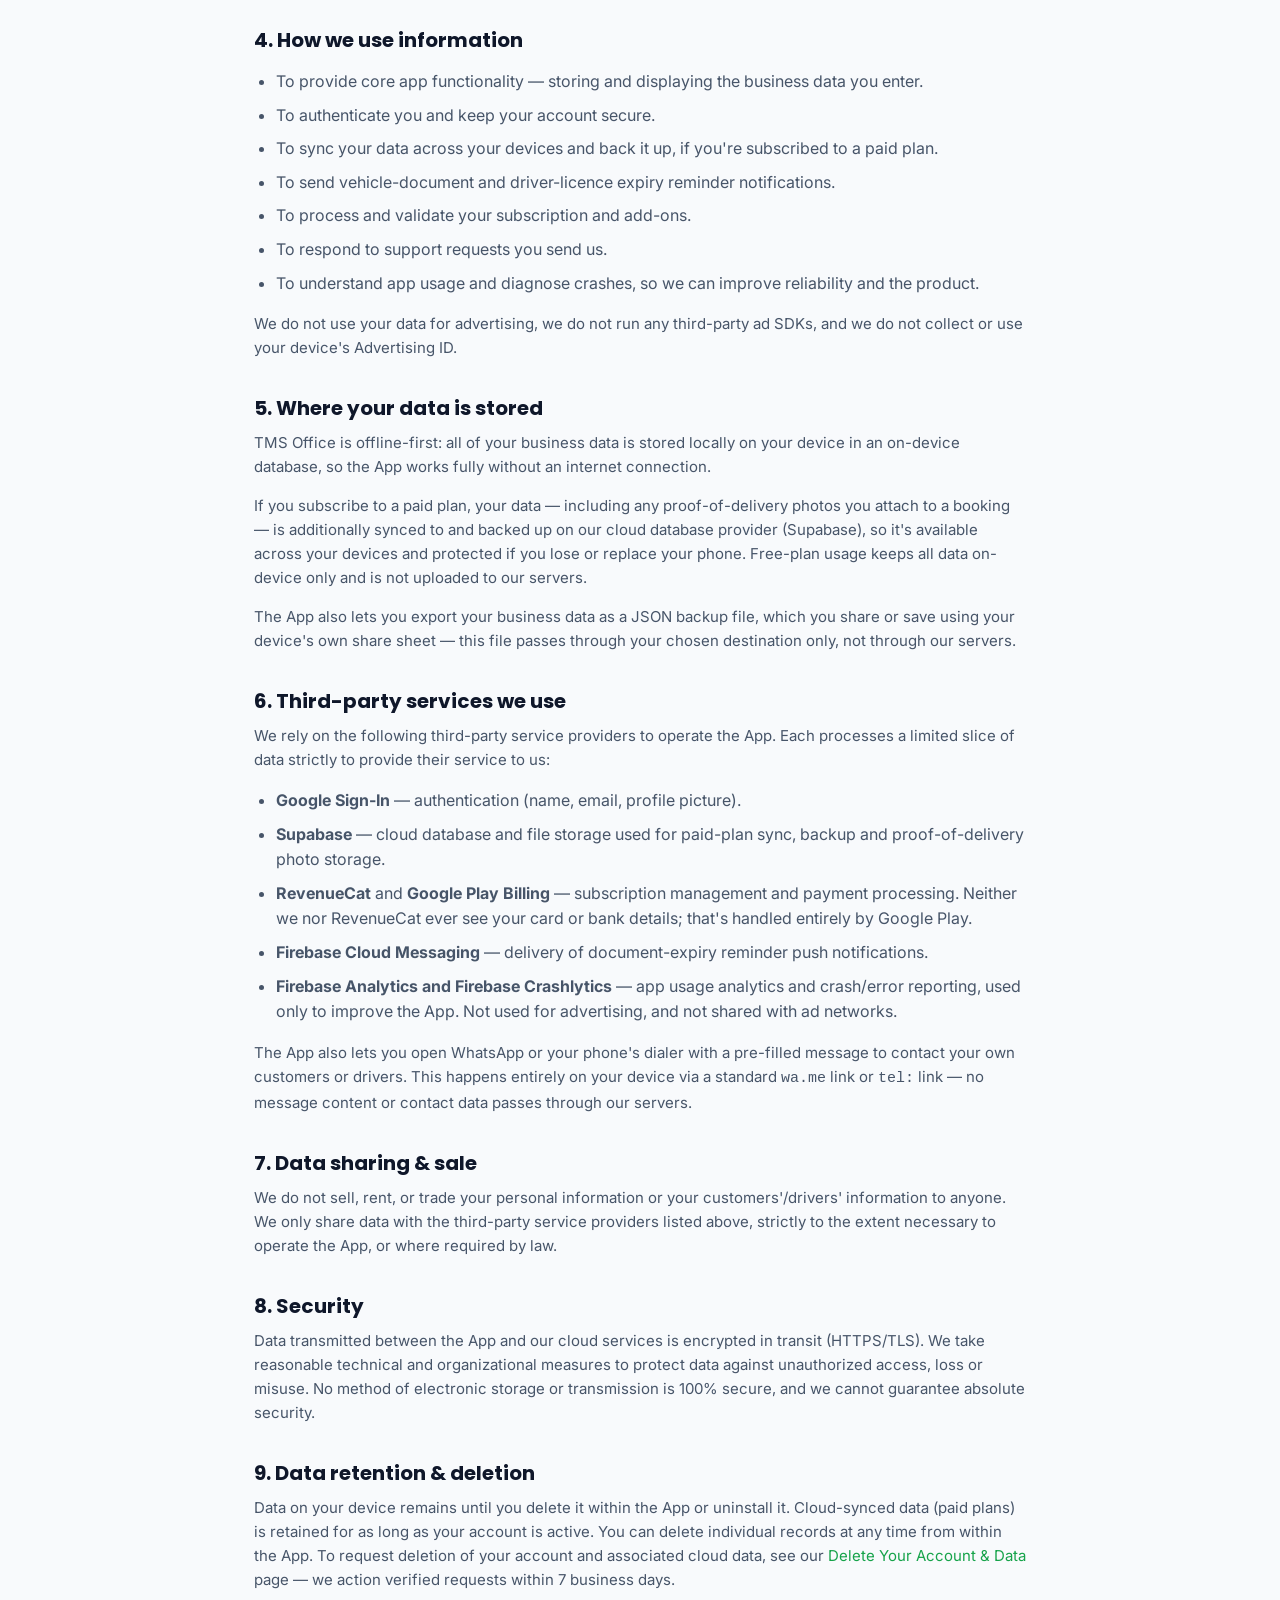
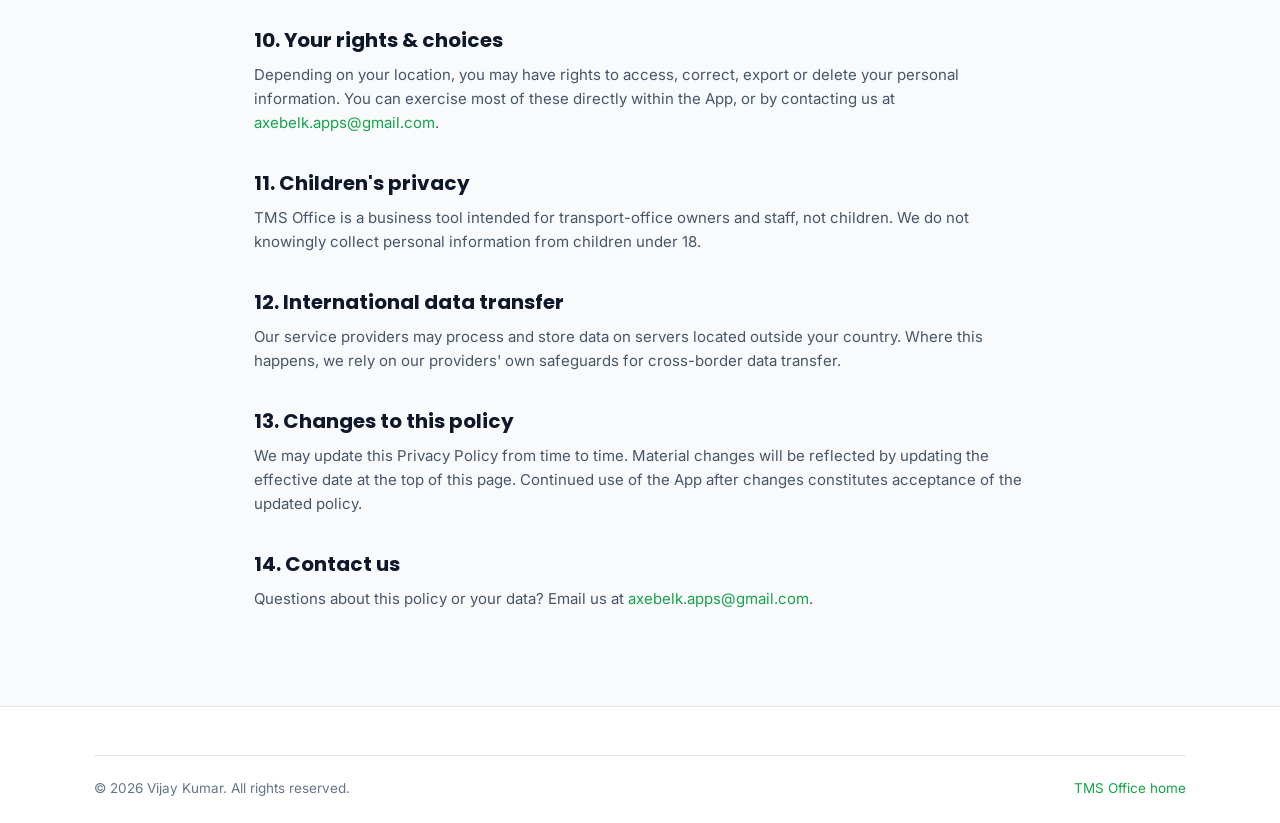
<file: tms-office/privacy-policy.html>
<!doctype html>
<html lang="en">
<head>
<!-- Google tag (gtag.js) -->
<script async src="https://www.googletagmanager.com/gtag/js?id=G-6E0V2QKHQQ"></script>
<script>
  window.dataLayer = window.dataLayer || [];
  function gtag(){dataLayer.push(arguments);}
  gtag('js', new Date());

  gtag('config', 'G-6E0V2QKHQQ');
</script>
<meta charset="UTF-8">
<meta name="viewport" content="width=device-width, initial-scale=1.0">
<title>Privacy Policy | TMS Office</title>
<meta name="description" content="Privacy Policy for TMS Office — how we collect, use, store and protect your data and the data you manage about your transport office's bookings, customers and drivers.">
<link rel="canonical" href="https://drivingschoolcrm.site/tms-office/privacy-policy.html">
<meta name="robots" content="index, follow">
<meta name="theme-color" content="#0F172A">
<link rel="icon" type="image/png" sizes="32x32" href="/assets/tms-favicon-32.png">
<link rel="apple-touch-icon" href="/assets/tms-apple-touch-icon.png">
<link rel="stylesheet" href="/css/style.css">
<link rel="preconnect" href="https://fonts.googleapis.com">
<link rel="preconnect" href="https://fonts.gstatic.com" crossorigin>
<link href="https://fonts.googleapis.com/css2?family=Inter:wght@400;500;600;700&family=Poppins:wght@600;700&display=swap" rel="stylesheet">
</head>
<body>

<header class="site-header">
  <div class="container nav">
    <a href="/tms-office/privacy-policy.html" class="brand">
      <img src="/assets/tms-icon-192.png" alt="TMS Office logo" width="34" height="34">
      TMS Office
    </a>
    <nav class="nav-links" aria-label="Primary">
      <a href="/tms-office/privacy-policy.html">Privacy</a>
      <a href="/tms-office/terms.html">Terms</a>
      <a href="/tms-office/delete-account.html">Delete Account</a>
    </nav>
    <div class="nav-cta">
      <button class="menu-toggle" aria-label="Toggle menu" aria-expanded="false">☰</button>
    </div>
  </div>
</header>

<main class="legal-page">
  <div class="container">
    <h1>Privacy Policy</h1>
    <p class="legal-meta">Effective date: 24 July 2026 · App: TMS Office (package <code>com.tmsoffice.app</code>)</p>

    <div class="legal-toc">
      <h2>Contents</h2>
      <ol>
        <li><a href="#who-we-are">Who we are</a></li>
        <li><a href="#info-we-collect">Information we collect</a></li>
        <li><a href="#customer-data">Data you manage about your own transport business</a></li>
        <li><a href="#how-we-use">How we use information</a></li>
        <li><a href="#storage">Where your data is stored</a></li>
        <li><a href="#third-parties">Third-party services we use</a></li>
        <li><a href="#sharing">Data sharing &amp; sale</a></li>
        <li><a href="#security">Security</a></li>
        <li><a href="#retention">Data retention &amp; deletion</a></li>
        <li><a href="#your-rights">Your rights &amp; choices</a></li>
        <li><a href="#children">Children's privacy</a></li>
        <li><a href="#international">International data transfer</a></li>
        <li><a href="#changes">Changes to this policy</a></li>
        <li><a href="#contact">Contact us</a></li>
      </ol>
    </div>

    <p>
      This Privacy Policy explains how TMS Office ("the App", "we", "us") collects, uses, stores and
      protects information when you use our Android application. By using the App, you agree to the
      practices described in this policy.
    </p>

    <h2 id="who-we-are">1. Who we are</h2>
    <p>
      TMS Office is operated by <strong>Vijay Kumar</strong>, an individual based in India. This policy
      applies to the TMS Office mobile app and this page
      (<a href="https://drivingschoolcrm.site/tms-office/privacy-policy.html">drivingschoolcrm.site/tms-office</a>).
      For any privacy questions, contact <a href="mailto:axebelk.apps@gmail.com">axebelk.apps@gmail.com</a>.
    </p>

    <h2 id="info-we-collect">2. Information we collect</h2>
    <p>We collect the following categories of information directly from you, the app user:</p>
    <ul>
      <li><strong>Account information</strong> — when you sign in with Google, we receive your name, email address and profile picture from Google to create and identify your account.</li>
      <li><strong>Business/workspace details</strong> — your booking office or branch name, and optionally contact details you choose to enter in Settings.</li>
      <li><strong>Subscription status</strong> — whether you're on the Free, Pro or Business plan, whether the WhatsApp reminders add-on is active, and purchase/renewal status of your subscription. We do not receive or store your card, UPI, or bank details — payments are processed entirely by Google Play Billing.</li>
      <li><strong>Push notification token</strong> — a device identifier used to deliver document-expiry reminder notifications to your device via Firebase Cloud Messaging.</li>
      <li><strong>App usage and diagnostic data</strong> — we use Firebase Analytics and Firebase Crashlytics to see which screens are used and to receive crash/error reports, so we can find and fix bugs and improve the App. This includes device/OS information, app version, screen names, and, when the App crashes or hits an error, a stack trace. It does not include your business data (customer names, booking details, driver information, etc.).</li>
    </ul>

    <h2 id="customer-data">3. Data you manage about your own transport business</h2>
    <p>
      TMS Office is a business tool: the core purpose of the App is to let you store and manage
      information about <em>your own booking office's operations</em> — for example customer
      (consignor/consignee) names and contact details, bookings and consignments, lorry and driver
      details, driver-licence expiry dates, trip expenses, freight payments and outstanding balances,
      vehicle documents (RC, FC, Insurance, PUC, Permit) and their expiry dates, enquiries/leads, and
      proof-of-delivery photos you choose to attach to a booking.
    </p>
    <p>
      This data is entered by you and belongs to you. We act only as a service provider storing this
      data on your behalf (on your device, and additionally in the cloud if you subscribe to a paid
      plan) — we do not use it for our own purposes, and we do not sell it. You are responsible for
      having a lawful basis and, where required by law, the consent of your own customers and drivers to
      store and process their information using this App.
    </p>

    <h2 id="how-we-use">4. How we use information</h2>
    <ul>
      <li>To provide core app functionality — storing and displaying the business data you enter.</li>
      <li>To authenticate you and keep your account secure.</li>
      <li>To sync your data across your devices and back it up, if you're subscribed to a paid plan.</li>
      <li>To send vehicle-document and driver-licence expiry reminder notifications.</li>
      <li>To process and validate your subscription and add-ons.</li>
      <li>To respond to support requests you send us.</li>
      <li>To understand app usage and diagnose crashes, so we can improve reliability and the product.</li>
    </ul>
    <p>We do not use your data for advertising, we do not run any third-party ad SDKs, and we do not collect or use your device's Advertising ID.</p>

    <h2 id="storage">5. Where your data is stored</h2>
    <p>
      TMS Office is offline-first: all of your business data is stored locally on your device in an
      on-device database, so the App works fully without an internet connection.
    </p>
    <p>
      If you subscribe to a paid plan, your data — including any proof-of-delivery photos you attach to
      a booking — is additionally synced to and backed up on our cloud database provider (Supabase), so
      it's available across your devices and protected if you lose or replace your phone. Free-plan
      usage keeps all data on-device only and is not uploaded to our servers.
    </p>
    <p>
      The App also lets you export your business data as a JSON backup file, which you share or save
      using your device's own share sheet — this file passes through your chosen destination only, not
      through our servers.
    </p>

    <h2 id="third-parties">6. Third-party services we use</h2>
    <p>We rely on the following third-party service providers to operate the App. Each processes a limited slice of data strictly to provide their service to us:</p>
    <ul>
      <li><strong>Google Sign-In</strong> — authentication (name, email, profile picture).</li>
      <li><strong>Supabase</strong> — cloud database and file storage used for paid-plan sync, backup and proof-of-delivery photo storage.</li>
      <li><strong>RevenueCat</strong> and <strong>Google Play Billing</strong> — subscription management and payment processing. Neither we nor RevenueCat ever see your card or bank details; that's handled entirely by Google Play.</li>
      <li><strong>Firebase Cloud Messaging</strong> — delivery of document-expiry reminder push notifications.</li>
      <li><strong>Firebase Analytics and Firebase Crashlytics</strong> — app usage analytics and crash/error reporting, used only to improve the App. Not used for advertising, and not shared with ad networks.</li>
    </ul>
    <p>
      The App also lets you open WhatsApp or your phone's dialer with a pre-filled message to contact
      your own customers or drivers. This happens entirely on your device via a standard
      <code>wa.me</code> link or <code>tel:</code> link — no message content or contact data passes
      through our servers.
    </p>

    <h2 id="sharing">7. Data sharing &amp; sale</h2>
    <p>
      We do not sell, rent, or trade your personal information or your customers'/drivers' information
      to anyone. We only share data with the third-party service providers listed above, strictly to the
      extent necessary to operate the App, or where required by law.
    </p>

    <h2 id="security">8. Security</h2>
    <p>
      Data transmitted between the App and our cloud services is encrypted in transit (HTTPS/TLS). We
      take reasonable technical and organizational measures to protect data against unauthorized access,
      loss or misuse. No method of electronic storage or transmission is 100% secure, and we cannot
      guarantee absolute security.
    </p>

    <h2 id="retention">9. Data retention &amp; deletion</h2>
    <p>
      Data on your device remains until you delete it within the App or uninstall it. Cloud-synced data
      (paid plans) is retained for as long as your account is active. You can delete individual records
      at any time from within the App. To request deletion of your account and associated cloud data,
      see our <a href="/tms-office/delete-account.html">Delete Your Account &amp; Data</a> page — we
      action verified requests within 7 business days.
    </p>

    <h2 id="your-rights">10. Your rights &amp; choices</h2>
    <p>
      Depending on your location, you may have rights to access, correct, export or delete your
      personal information. You can exercise most of these directly within the App, or by contacting us
      at <a href="mailto:axebelk.apps@gmail.com">axebelk.apps@gmail.com</a>.
    </p>

    <h2 id="children">11. Children's privacy</h2>
    <p>
      TMS Office is a business tool intended for transport-office owners and staff, not children. We do
      not knowingly collect personal information from children under 18.
    </p>

    <h2 id="international">12. International data transfer</h2>
    <p>
      Our service providers may process and store data on servers located outside your country. Where
      this happens, we rely on our providers' own safeguards for cross-border data transfer.
    </p>

    <h2 id="changes">13. Changes to this policy</h2>
    <p>
      We may update this Privacy Policy from time to time. Material changes will be reflected by
      updating the effective date at the top of this page. Continued use of the App after changes
      constitutes acceptance of the updated policy.
    </p>

    <h2 id="contact">14. Contact us</h2>
    <p>
      Questions about this policy or your data? Email us at
      <a href="mailto:axebelk.apps@gmail.com">axebelk.apps@gmail.com</a>.
    </p>
  </div>
</main>

<footer class="site-footer">
  <div class="container">
    <div class="footer-bottom">
      <span>© <span id="year"></span> Vijay Kumar. All rights reserved.</span>
      <span><a href="/tms-office/privacy-policy.html">TMS Office home</a></span>
    </div>
  </div>
</footer>

<script>document.getElementById('year').textContent = new Date().getFullYear();</script>
<script src="/js/main.js"></script>
</body>
</html>
</file>
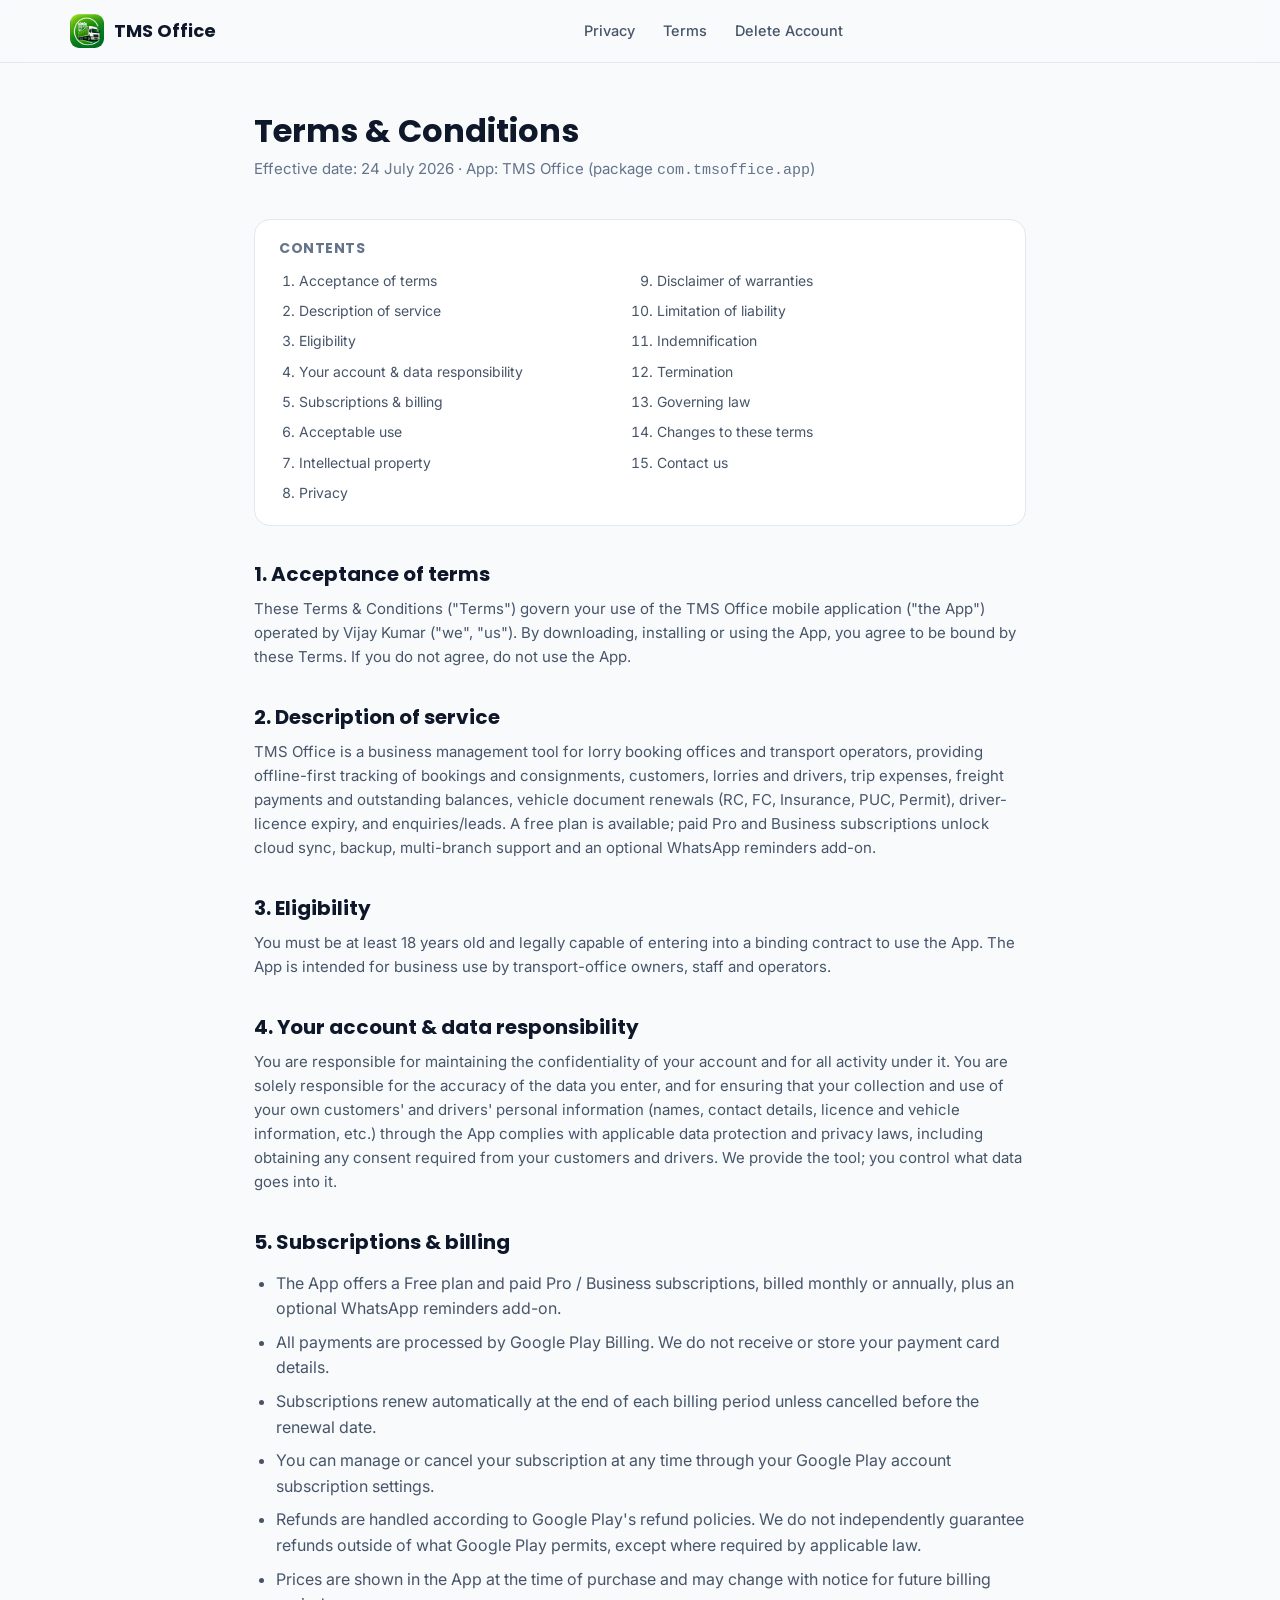
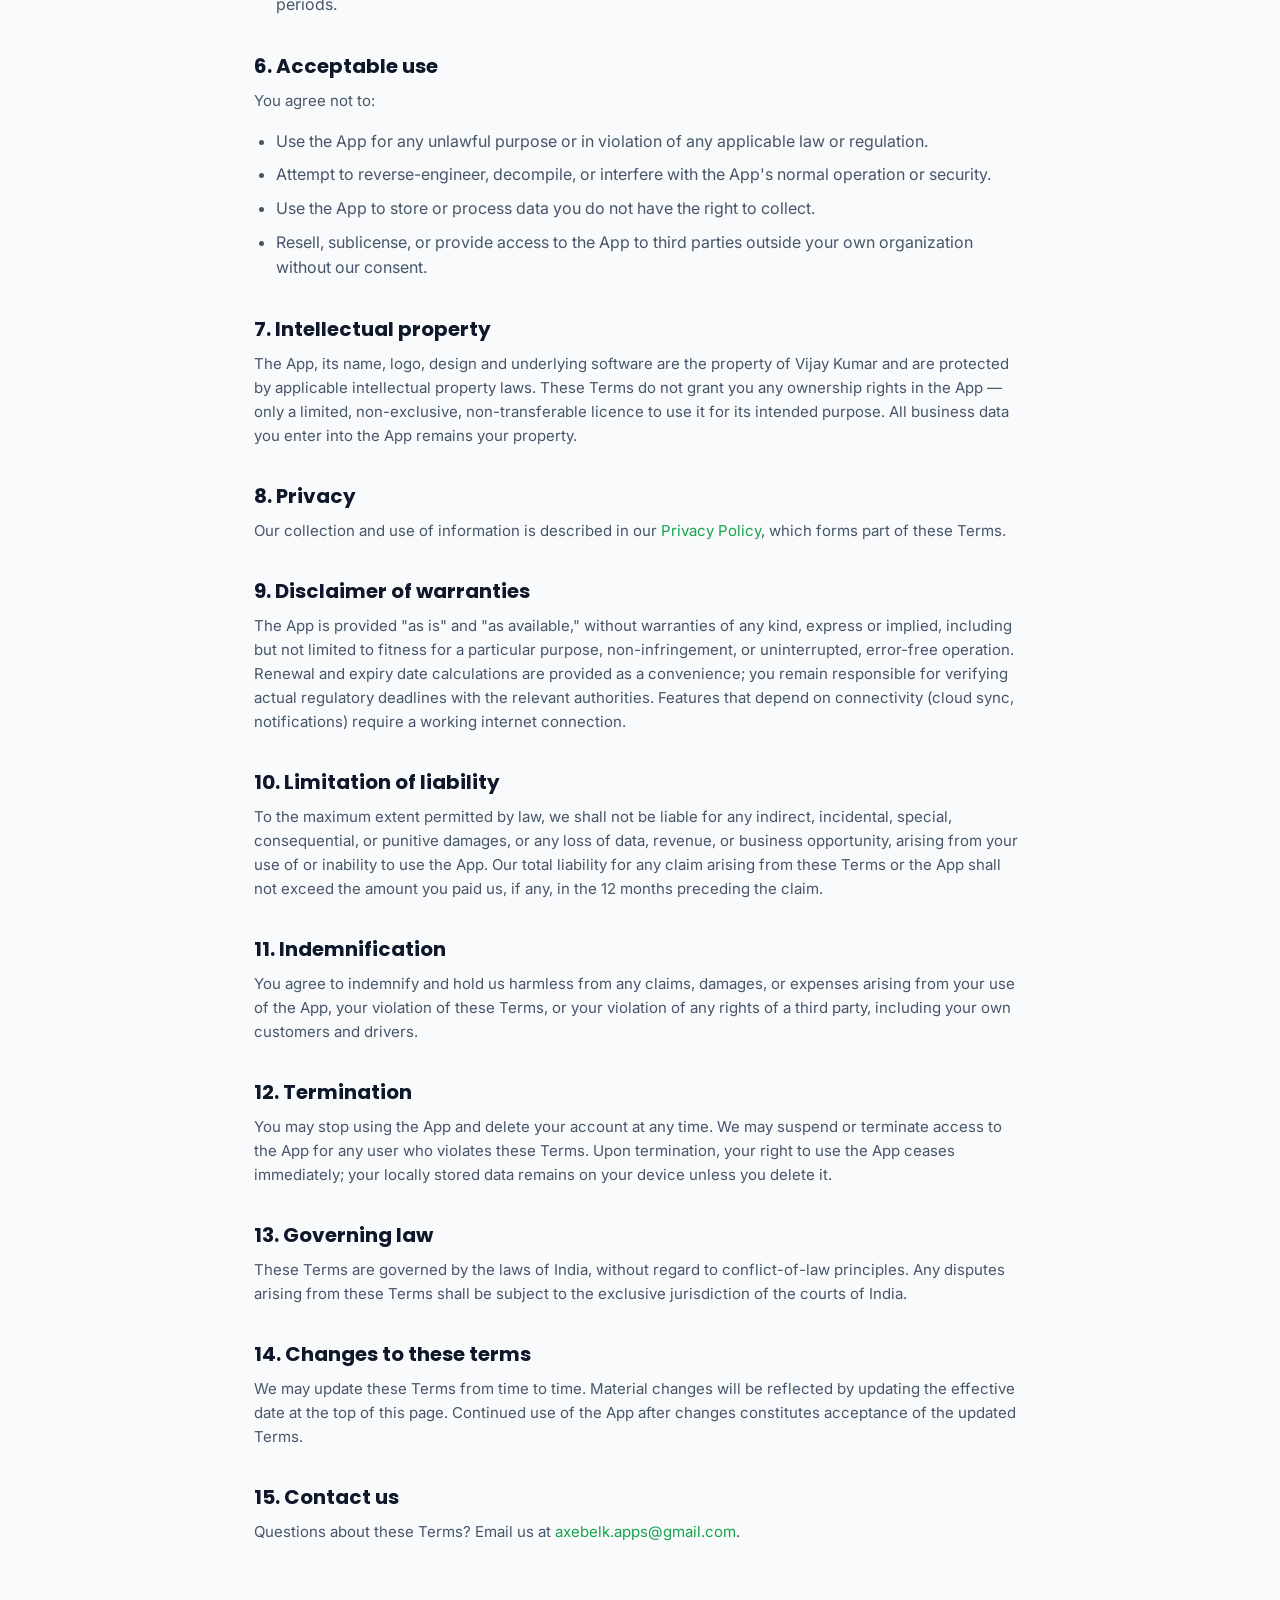
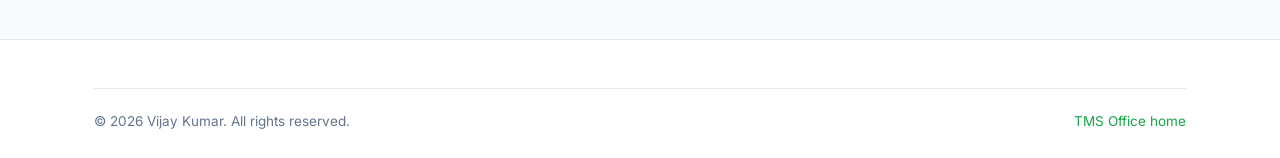
<file: tms-office/terms.html>
<!doctype html>
<html lang="en">
<head>
<!-- Google tag (gtag.js) -->
<script async src="https://www.googletagmanager.com/gtag/js?id=G-6E0V2QKHQQ"></script>
<script>
  window.dataLayer = window.dataLayer || [];
  function gtag(){dataLayer.push(arguments);}
  gtag('js', new Date());

  gtag('config', 'G-6E0V2QKHQQ');
</script>
<meta charset="UTF-8">
<meta name="viewport" content="width=device-width, initial-scale=1.0">
<title>Terms &amp; Conditions | TMS Office</title>
<meta name="description" content="Terms and Conditions for using the TMS Office app, including subscription billing, acceptable use and liability terms.">
<link rel="canonical" href="https://drivingschoolcrm.site/tms-office/terms.html">
<meta name="robots" content="index, follow">
<meta name="theme-color" content="#0F172A">
<link rel="icon" type="image/png" sizes="32x32" href="/assets/tms-favicon-32.png">
<link rel="apple-touch-icon" href="/assets/tms-apple-touch-icon.png">
<link rel="stylesheet" href="/css/style.css">
<link rel="preconnect" href="https://fonts.googleapis.com">
<link rel="preconnect" href="https://fonts.gstatic.com" crossorigin>
<link href="https://fonts.googleapis.com/css2?family=Inter:wght@400;500;600;700&family=Poppins:wght@600;700&display=swap" rel="stylesheet">
</head>
<body>

<header class="site-header">
  <div class="container nav">
    <a href="/tms-office/privacy-policy.html" class="brand">
      <img src="/assets/tms-icon-192.png" alt="TMS Office logo" width="34" height="34">
      TMS Office
    </a>
    <nav class="nav-links" aria-label="Primary">
      <a href="/tms-office/privacy-policy.html">Privacy</a>
      <a href="/tms-office/terms.html">Terms</a>
      <a href="/tms-office/delete-account.html">Delete Account</a>
    </nav>
    <div class="nav-cta">
      <button class="menu-toggle" aria-label="Toggle menu" aria-expanded="false">☰</button>
    </div>
  </div>
</header>

<main class="legal-page">
  <div class="container">
    <h1>Terms &amp; Conditions</h1>
    <p class="legal-meta">Effective date: 24 July 2026 · App: TMS Office (package <code>com.tmsoffice.app</code>)</p>

    <div class="legal-toc">
      <h2>Contents</h2>
      <ol>
        <li><a href="#acceptance">Acceptance of terms</a></li>
        <li><a href="#service">Description of service</a></li>
        <li><a href="#eligibility">Eligibility</a></li>
        <li><a href="#your-data">Your account &amp; data responsibility</a></li>
        <li><a href="#subscriptions">Subscriptions &amp; billing</a></li>
        <li><a href="#acceptable-use">Acceptable use</a></li>
        <li><a href="#ip">Intellectual property</a></li>
        <li><a href="#privacy">Privacy</a></li>
        <li><a href="#warranty">Disclaimer of warranties</a></li>
        <li><a href="#liability">Limitation of liability</a></li>
        <li><a href="#indemnity">Indemnification</a></li>
        <li><a href="#termination">Termination</a></li>
        <li><a href="#law">Governing law</a></li>
        <li><a href="#changes">Changes to these terms</a></li>
        <li><a href="#contact">Contact us</a></li>
      </ol>
    </div>

    <h2 id="acceptance">1. Acceptance of terms</h2>
    <p>
      These Terms &amp; Conditions ("Terms") govern your use of the TMS Office mobile application ("the
      App") operated by Vijay Kumar ("we", "us"). By downloading, installing or using the App, you agree
      to be bound by these Terms. If you do not agree, do not use the App.
    </p>

    <h2 id="service">2. Description of service</h2>
    <p>
      TMS Office is a business management tool for lorry booking offices and transport operators,
      providing offline-first tracking of bookings and consignments, customers, lorries and drivers,
      trip expenses, freight payments and outstanding balances, vehicle document renewals (RC, FC,
      Insurance, PUC, Permit), driver-licence expiry, and enquiries/leads. A free plan is available; paid
      Pro and Business subscriptions unlock cloud sync, backup, multi-branch support and an optional
      WhatsApp reminders add-on.
    </p>

    <h2 id="eligibility">3. Eligibility</h2>
    <p>
      You must be at least 18 years old and legally capable of entering into a binding contract to use
      the App. The App is intended for business use by transport-office owners, staff and operators.
    </p>

    <h2 id="your-data">4. Your account &amp; data responsibility</h2>
    <p>
      You are responsible for maintaining the confidentiality of your account and for all activity under
      it. You are solely responsible for the accuracy of the data you enter, and for ensuring that your
      collection and use of your own customers' and drivers' personal information (names, contact
      details, licence and vehicle information, etc.) through the App complies with applicable data
      protection and privacy laws, including obtaining any consent required from your customers and
      drivers. We provide the tool; you control what data goes into it.
    </p>

    <h2 id="subscriptions">5. Subscriptions &amp; billing</h2>
    <ul>
      <li>The App offers a Free plan and paid Pro / Business subscriptions, billed monthly or annually, plus an optional WhatsApp reminders add-on.</li>
      <li>All payments are processed by Google Play Billing. We do not receive or store your payment card details.</li>
      <li>Subscriptions renew automatically at the end of each billing period unless cancelled before the renewal date.</li>
      <li>You can manage or cancel your subscription at any time through your Google Play account subscription settings.</li>
      <li>Refunds are handled according to Google Play's refund policies. We do not independently guarantee refunds outside of what Google Play permits, except where required by applicable law.</li>
      <li>Prices are shown in the App at the time of purchase and may change with notice for future billing periods.</li>
    </ul>

    <h2 id="acceptable-use">6. Acceptable use</h2>
    <p>You agree not to:</p>
    <ul>
      <li>Use the App for any unlawful purpose or in violation of any applicable law or regulation.</li>
      <li>Attempt to reverse-engineer, decompile, or interfere with the App's normal operation or security.</li>
      <li>Use the App to store or process data you do not have the right to collect.</li>
      <li>Resell, sublicense, or provide access to the App to third parties outside your own organization without our consent.</li>
    </ul>

    <h2 id="ip">7. Intellectual property</h2>
    <p>
      The App, its name, logo, design and underlying software are the property of Vijay Kumar and are
      protected by applicable intellectual property laws. These Terms do not grant you any ownership
      rights in the App — only a limited, non-exclusive, non-transferable licence to use it for its
      intended purpose. All business data you enter into the App remains your property.
    </p>

    <h2 id="privacy">8. Privacy</h2>
    <p>
      Our collection and use of information is described in our
      <a href="/tms-office/privacy-policy.html">Privacy Policy</a>, which forms part of these Terms.
    </p>

    <h2 id="warranty">9. Disclaimer of warranties</h2>
    <p>
      The App is provided "as is" and "as available," without warranties of any kind, express or
      implied, including but not limited to fitness for a particular purpose, non-infringement, or
      uninterrupted, error-free operation. Renewal and expiry date calculations are provided as a
      convenience; you remain responsible for verifying actual regulatory deadlines with the relevant
      authorities. Features that depend on connectivity (cloud sync, notifications) require a working
      internet connection.
    </p>

    <h2 id="liability">10. Limitation of liability</h2>
    <p>
      To the maximum extent permitted by law, we shall not be liable for any indirect, incidental,
      special, consequential, or punitive damages, or any loss of data, revenue, or business
      opportunity, arising from your use of or inability to use the App. Our total liability for any
      claim arising from these Terms or the App shall not exceed the amount you paid us, if any, in the
      12 months preceding the claim.
    </p>

    <h2 id="indemnity">11. Indemnification</h2>
    <p>
      You agree to indemnify and hold us harmless from any claims, damages, or expenses arising from
      your use of the App, your violation of these Terms, or your violation of any rights of a third
      party, including your own customers and drivers.
    </p>

    <h2 id="termination">12. Termination</h2>
    <p>
      You may stop using the App and delete your account at any time. We may suspend or terminate
      access to the App for any user who violates these Terms. Upon termination, your right to use the
      App ceases immediately; your locally stored data remains on your device unless you delete it.
    </p>

    <h2 id="law">13. Governing law</h2>
    <p>
      These Terms are governed by the laws of India, without regard to conflict-of-law principles. Any
      disputes arising from these Terms shall be subject to the exclusive jurisdiction of the courts of
      India.
    </p>

    <h2 id="changes">14. Changes to these terms</h2>
    <p>
      We may update these Terms from time to time. Material changes will be reflected by updating the
      effective date at the top of this page. Continued use of the App after changes constitutes
      acceptance of the updated Terms.
    </p>

    <h2 id="contact">15. Contact us</h2>
    <p>
      Questions about these Terms? Email us at
      <a href="mailto:axebelk.apps@gmail.com">axebelk.apps@gmail.com</a>.
    </p>
  </div>
</main>

<footer class="site-footer">
  <div class="container">
    <div class="footer-bottom">
      <span>© <span id="year"></span> Vijay Kumar. All rights reserved.</span>
      <span><a href="/tms-office/privacy-policy.html">TMS Office home</a></span>
    </div>
  </div>
</footer>

<script>document.getElementById('year').textContent = new Date().getFullYear();</script>
<script src="/js/main.js"></script>
</body>
</html>
</file>
<file: css/style.css>
:root {
  --primary: #22C55E;
  --primary-dark: #16A34A;
  --primary-strong: #15803D;
  --secondary: #0F172A;
  --bg: #F8FAFC;
  --card: #FFFFFF;
  --text: #0F172A;
  --text2: #475569;
  --text3: #64748B;
  --border: #E2E8F0;
  --primary-soft: #DCFCE7;
  --warning-soft: #FEF3C7;
  --blue: #2563EB;
  --blue-soft: #EFF6FF;
  --purple: #9333EA;
  --purple-soft: #F3E8FF;
  --radius: 16px;
  --shadow: 0 1px 2px rgba(15,23,42,0.04), 0 8px 24px rgba(15,23,42,0.06);
  --max-width: 1140px;
}

* { box-sizing: border-box; }

html { scroll-behavior: smooth; }

body {
  margin: 0;
  font-family: 'Inter', -apple-system, BlinkMacSystemFont, 'Segoe UI', Roboto, sans-serif;
  color: var(--text);
  background: var(--bg);
  line-height: 1.6;
  -webkit-font-smoothing: antialiased;
}

h1, h2, h3, h4, .heading {
  font-family: 'Poppins', 'Inter', sans-serif;
  font-weight: 700;
  line-height: 1.25;
  color: var(--secondary);
  margin: 0 0 0.5em;
}

p { margin: 0 0 1em; color: var(--text2); }

a { color: var(--primary-dark); text-decoration: none; }
a:hover { text-decoration: underline; }

img { max-width: 100%; display: block; }

.container {
  width: 100%;
  max-width: var(--max-width);
  margin: 0 auto;
  padding: 0 24px;
}

/* ---------- Nav ---------- */

.site-header {
  position: sticky;
  top: 0;
  z-index: 50;
  background: rgba(248,250,252,0.85);
  backdrop-filter: blur(10px);
  border-bottom: 1px solid var(--border);
}

.nav {
  display: flex;
  align-items: center;
  justify-content: space-between;
  padding: 14px 0;
}

.brand {
  display: flex;
  align-items: center;
  gap: 10px;
  font-family: 'Poppins', sans-serif;
  font-weight: 700;
  font-size: 18px;
  color: var(--secondary);
}

.brand img { width: 34px; height: 34px; border-radius: 9px; }

.nav-links {
  display: flex;
  align-items: center;
  gap: 28px;
}

.nav-links a {
  color: var(--text2);
  font-weight: 500;
  font-size: 14.5px;
}

.nav-links a:hover { color: var(--secondary); text-decoration: none; }

.btn {
  display: inline-flex;
  align-items: center;
  justify-content: center;
  gap: 8px;
  padding: 12px 22px;
  border-radius: 12px;
  font-weight: 600;
  font-size: 14.5px;
  border: none;
  cursor: pointer;
  white-space: nowrap;
}

.btn-primary {
  background: var(--primary-dark);
  color: #fff;
  box-shadow: 0 8px 20px rgba(22,163,74,0.25);
}
.btn-primary:hover { background: var(--primary-strong); text-decoration: none; }

.btn-outline {
  background: transparent;
  border: 1.5px solid var(--border);
  color: var(--secondary);
}
.btn-outline:hover { border-color: var(--primary-dark); color: var(--primary-dark); text-decoration: none; }

.nav-cta { display: flex; align-items: center; gap: 12px; }

.menu-toggle {
  display: none;
  background: none;
  border: none;
  font-size: 22px;
  cursor: pointer;
  color: var(--secondary);
}

/* ---------- Hero ---------- */

.hero {
  padding: 72px 0 56px;
}

.hero-grid {
  display: grid;
  grid-template-columns: 1.1fr 0.9fr;
  gap: 48px;
  align-items: center;
}

.eyebrow {
  display: inline-flex;
  align-items: center;
  gap: 8px;
  background: var(--primary-soft);
  color: var(--primary-strong);
  font-weight: 600;
  font-size: 13px;
  padding: 6px 14px;
  border-radius: 999px;
  margin-bottom: 18px;
}

.hero h1 {
  font-size: 44px;
  letter-spacing: -0.5px;
}

.hero h1 span { color: var(--primary-dark); }

.hero p.lead {
  font-size: 17.5px;
  color: var(--text2);
  max-width: 520px;
}

.hero-ctas { display: flex; gap: 14px; margin-top: 28px; flex-wrap: wrap; }

.hero-note {
  margin-top: 16px;
  font-size: 13.5px;
  color: var(--text3);
}

.hero-art {
  background: linear-gradient(155deg, var(--secondary), #16324a);
  border-radius: 28px;
  padding: 36px;
  display: flex;
  align-items: center;
  justify-content: center;
  box-shadow: var(--shadow);
}

.hero-art img { width: 100%; max-width: 260px; border-radius: 44px; box-shadow: 0 30px 60px rgba(0,0,0,0.35); }

/* ---------- Sections ---------- */

section { padding: 56px 0; }

.section-head { text-align: center; max-width: 640px; margin: 0 auto 40px; }
.section-head h2 { font-size: 30px; }
.section-head p { font-size: 16px; }

.grid-4 {
  display: grid;
  grid-template-columns: repeat(4, 1fr);
  gap: 18px;
}

.grid-3 {
  display: grid;
  grid-template-columns: repeat(3, 1fr);
  gap: 18px;
}

.grid-2 {
  display: grid;
  grid-template-columns: repeat(2, 1fr);
  gap: 18px;
}

.card {
  background: var(--card);
  border: 1px solid var(--border);
  border-radius: var(--radius);
  padding: 24px;
}

.feature-card .icon {
  width: 44px;
  height: 44px;
  border-radius: 12px;
  background: var(--primary-soft);
  display: flex;
  align-items: center;
  justify-content: center;
  font-size: 20px;
  margin-bottom: 14px;
}

.feature-card h3 { font-size: 16px; margin-bottom: 6px; }
.feature-card p { font-size: 14px; margin: 0; }

.alt-bg { background: #fff; border-top: 1px solid var(--border); border-bottom: 1px solid var(--border); }

.benefit-row {
  display: flex;
  align-items: flex-start;
  gap: 14px;
  padding: 14px 0;
}

.benefit-row .tick {
  width: 26px;
  height: 26px;
  flex-shrink: 0;
  border-radius: 999px;
  background: var(--primary-soft);
  color: var(--primary-strong);
  display: flex;
  align-items: center;
  justify-content: center;
  font-weight: 700;
  font-size: 14px;
}

.benefit-row h4 { font-size: 15.5px; margin: 0 0 3px; }
.benefit-row p { font-size: 14px; margin: 0; }

/* pricing */

.pricing-card {
  background: var(--card);
  border: 1px solid var(--border);
  border-radius: 20px;
  padding: 32px;
}

.pricing-card.highlight {
  border: 2px solid var(--primary-dark);
  position: relative;
}

.pricing-badge {
  position: absolute;
  top: -13px;
  left: 50%;
  transform: translateX(-50%);
  background: var(--primary-dark);
  color: #fff;
  font-size: 12px;
  font-weight: 700;
  padding: 5px 14px;
  border-radius: 999px;
}

.pricing-card h3 { font-size: 20px; }
.pricing-card .price { font-size: 15px; color: var(--text2); margin-bottom: 18px; }
.pricing-card ul { list-style: none; padding: 0; margin: 0 0 22px; }
.pricing-card li {
  padding: 9px 0;
  border-bottom: 1px dashed var(--border);
  font-size: 14.5px;
  color: var(--text2);
  display: flex;
  gap: 10px;
}
.pricing-card li:last-child { border-bottom: none; }

.grid-1 {
  display: grid;
  grid-template-columns: 1fr;
  gap: 18px;
  max-width: 540px;
  margin: 0 auto;
}

.addon-card {
  background: linear-gradient(135deg, var(--primary-soft), #f0fdf4);
  border: 2px solid var(--primary-dark);
}

.addon-header {
  display: flex;
  align-items: flex-start;
  justify-content: space-between;
  gap: 16px;
  margin-bottom: 12px;
}

.addon-header .icon {
  width: 48px;
  height: 48px;
  border-radius: 12px;
  background: #fff;
  display: flex;
  align-items: center;
  justify-content: center;
  font-size: 24px;
  flex-shrink: 0;
}

/* cta band */

.cta-band {
  background: linear-gradient(135deg, var(--secondary), #16324a);
  border-radius: 28px;
  padding: 56px 40px;
  text-align: center;
  color: #fff;
}

.cta-band h2 { color: #fff; font-size: 28px; }
.cta-band p { color: #cbd5e1; max-width: 500px; margin: 0 auto 26px; }

/* footer */

.site-footer {
  border-top: 1px solid var(--border);
  padding: 48px 0 28px;
  background: #fff;
}

.footer-grid {
  display: grid;
  grid-template-columns: 1.4fr 1fr 1fr;
  gap: 32px;
  margin-bottom: 32px;
}

.footer-grid h4 { font-size: 13px; text-transform: uppercase; letter-spacing: 0.06em; color: var(--text3); margin-bottom: 14px; }
.footer-grid ul { list-style: none; padding: 0; margin: 0; display: flex; flex-direction: column; gap: 10px; }
.footer-grid a { color: var(--text2); font-size: 14.5px; }
.footer-grid a:hover { color: var(--primary-dark); }

.footer-bottom {
  border-top: 1px solid var(--border);
  padding-top: 22px;
  display: flex;
  justify-content: space-between;
  align-items: center;
  font-size: 13.5px;
  color: var(--text3);
  flex-wrap: wrap;
  gap: 10px;
}

/* ---------- Legal pages ---------- */

.legal-page { padding: 48px 0 80px; }
.legal-page .container { max-width: 820px; }
.legal-page h1 { font-size: 32px; margin-bottom: 6px; }
.legal-meta { color: var(--text3); font-size: 14px; margin-bottom: 36px; }
.legal-page h2 { font-size: 20px; margin-top: 36px; }
.legal-page h3 { font-size: 16.5px; margin-top: 22px; }
.legal-page ul, .legal-page ol { color: var(--text2); padding-left: 22px; }
.legal-page li { margin-bottom: 8px; }
.legal-page p { font-size: 15px; }
.legal-toc {
  background: var(--card);
  border: 1px solid var(--border);
  border-radius: var(--radius);
  padding: 20px 24px;
  margin-bottom: 32px;
}
.legal-toc h2 { font-size: 14px; text-transform: uppercase; letter-spacing: 0.04em; color: var(--text3); margin: 0 0 12px; }
.legal-toc ol { margin: 0; padding-left: 20px; columns: 2; font-size: 14px; }
.legal-toc a { color: var(--text2); }
.legal-toc a:hover { color: var(--primary-dark); }

/* ---------- Responsive ---------- */

@media (max-width: 860px) {
  .nav-links {
    display: none;
    position: absolute;
    top: 100%;
    left: 0;
    right: 0;
    background: #fff;
    border-bottom: 1px solid var(--border);
    flex-direction: column;
    align-items: flex-start;
    gap: 4px;
    padding: 12px 24px 18px;
  }
  .nav-links a { padding: 10px 0; width: 100%; }
  .nav-links-open { display: flex; }
  .menu-toggle { display: block; }
  .site-header { position: sticky; }
  .nav { position: relative; }
  .hero-grid { grid-template-columns: 1fr; }
  .hero-art { order: -1; }
  .hero h1 { font-size: 34px; }
  .grid-4 { grid-template-columns: repeat(2, 1fr); }
  .grid-3 { grid-template-columns: 1fr; }
  .grid-2 { grid-template-columns: 1fr; }
  .footer-grid { grid-template-columns: 1fr; }
  .legal-toc ol { columns: 1; }
  .cta-band { padding: 40px 22px; }
}

@media (max-width: 480px) {
  .grid-4 { grid-template-columns: 1fr; }
  .hero h1 { font-size: 28px; }
}
</file>
